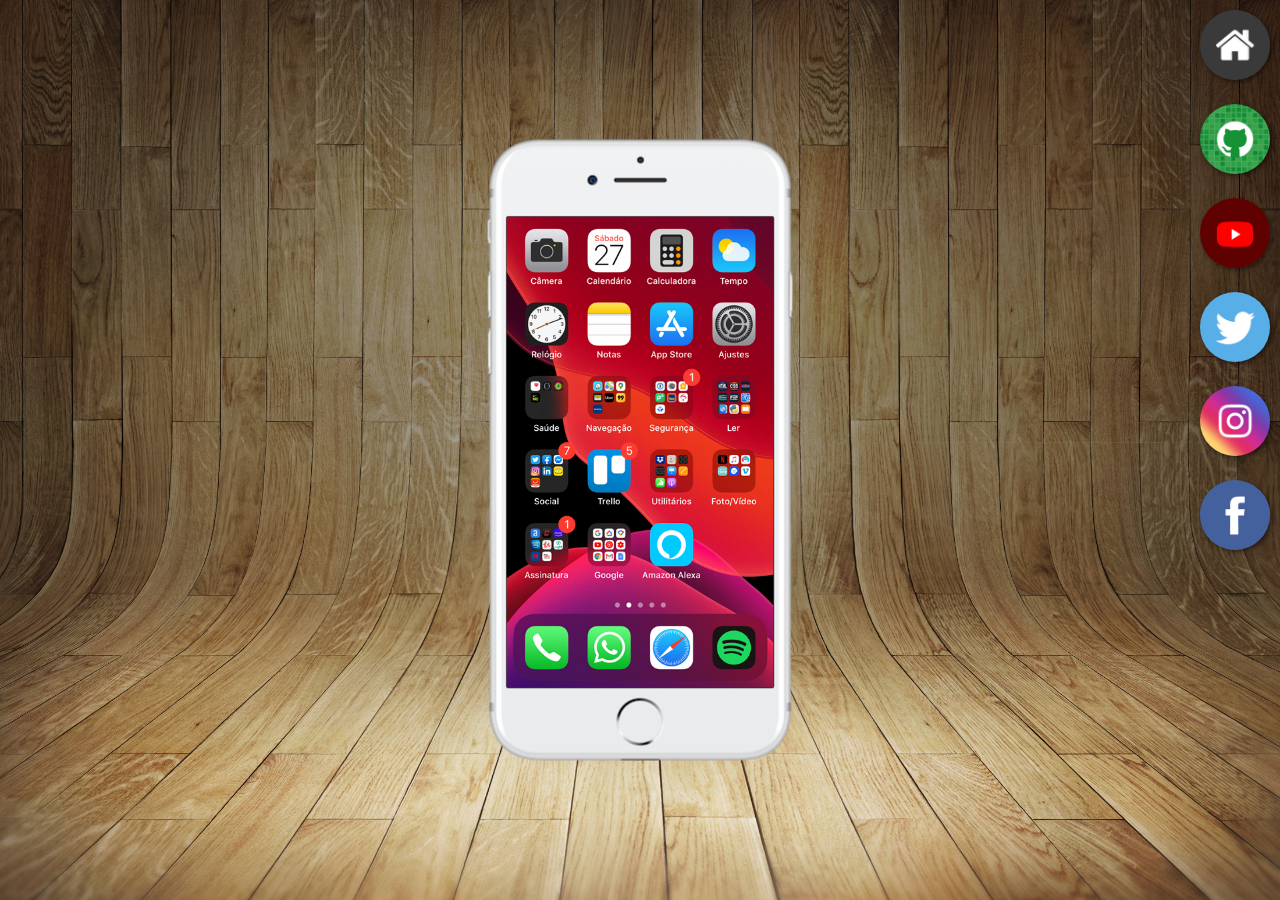
<file: index.html>
<!DOCTYPE html>
<html lang="pt-br">
<head>
    <meta charset="UTF-8">
    <meta name="viewport" content="width=device-width, initial-scale=1.0">
    <title>Projeto Redes Sociais</title>
    <link rel="stylesheet" href="estilos/style.css">
    <link rel="shortcut icon" href="favicon.ico" type="image/x-icon">
</head>
<body>
    <main>
        <section id="telefone">
            <iframe id="tela" name="tela" src="paginas/home.html" frameborder="0"></iframe>
        </section>
        <section id="redes-sociais">
            <a href="paginas/home.html" target="tela"><img src="imagens/logo-home.jpg" alt=""></a> <br>
            <a href="paginas/github.html" target="tela"><img src="imagens/logo-github.jpg" alt=""></a> <br>
            <a href="paginas/youtube.html" target="tela"><img src="imagens/logo-youtube.jpg" alt=""></a> <br>
            <a href="paginas/twitter.html" target="tela"><img src="imagens/logo-twitter.jpg" alt=""></a> <br>
            <a href="paginas/instagram.html" target="tela"><img src="imagens/logo-instagram.jpg" alt=""></a> <br>
            <a href="paginas/facebook.html" target="tela"><img src="imagens/logo-facebook.jpg" alt=""></a> <br>
        </section>
    </main>
</body>
</html>
</file>
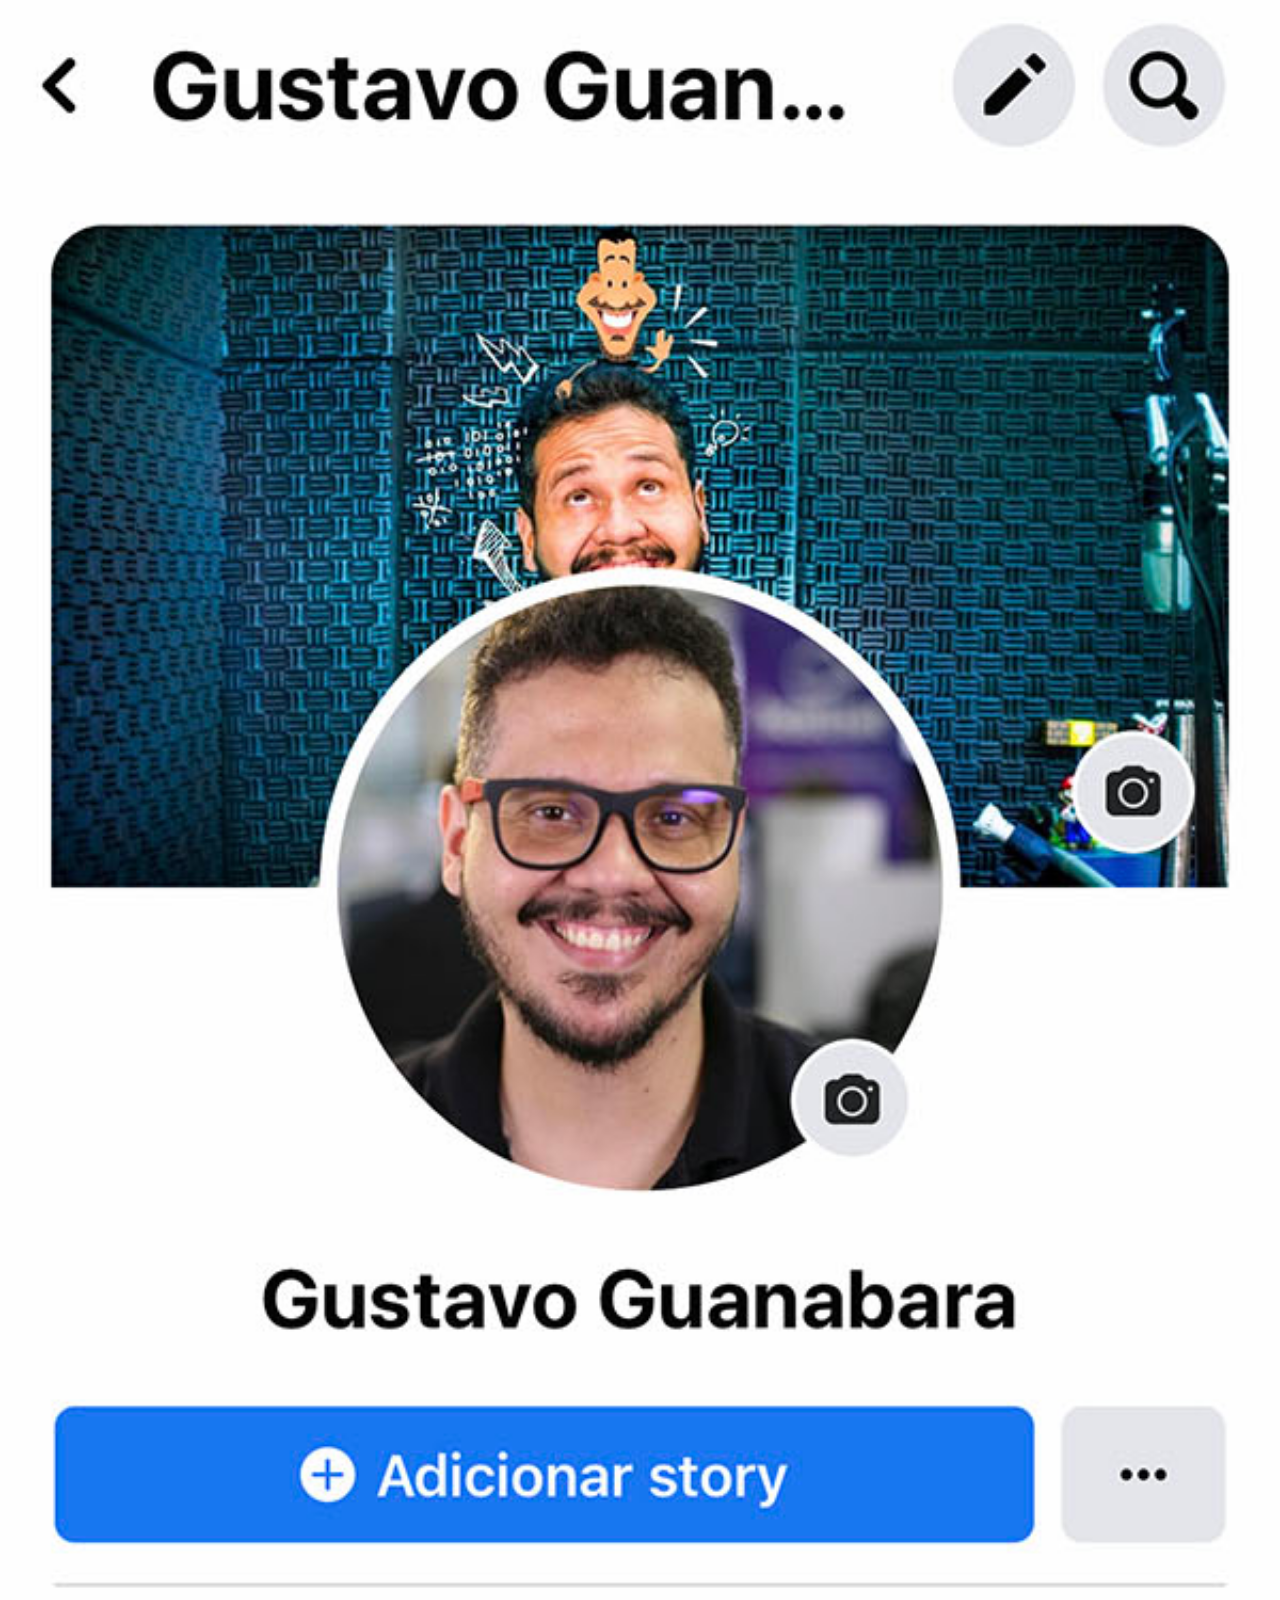
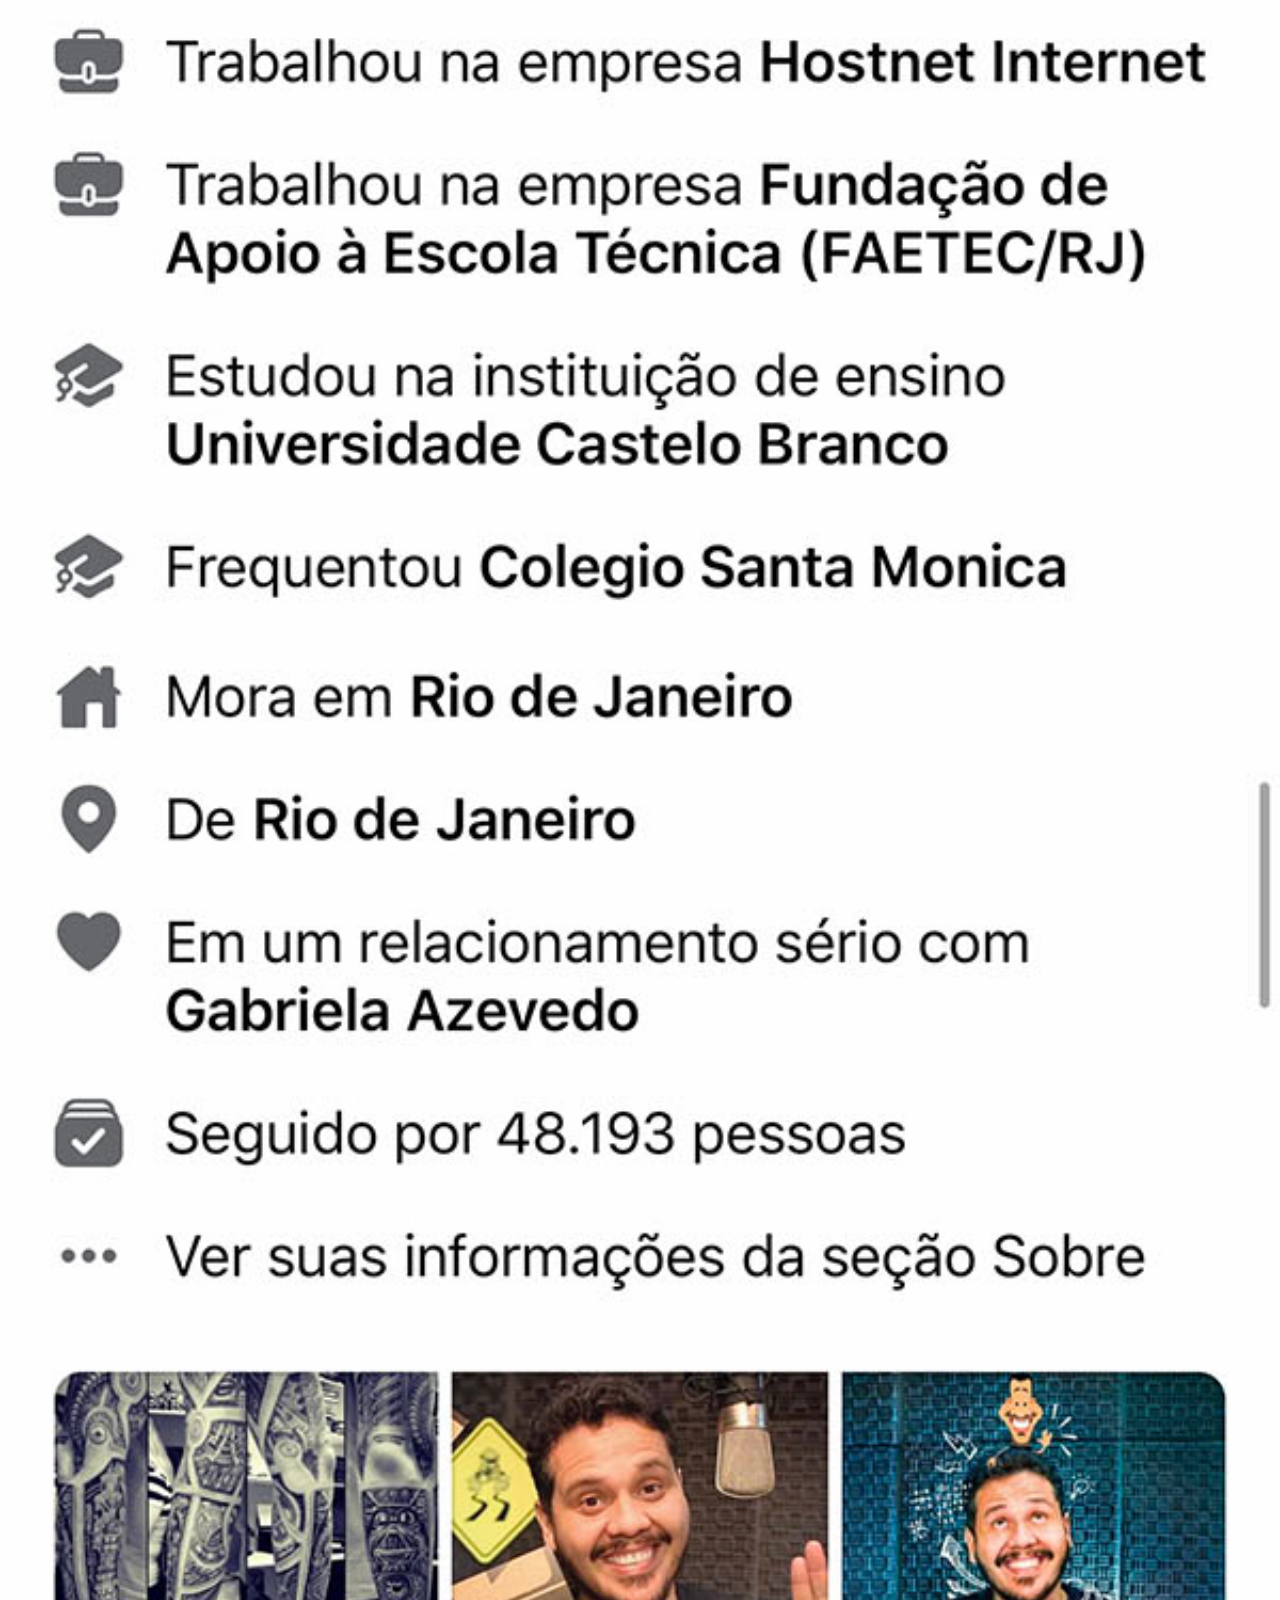
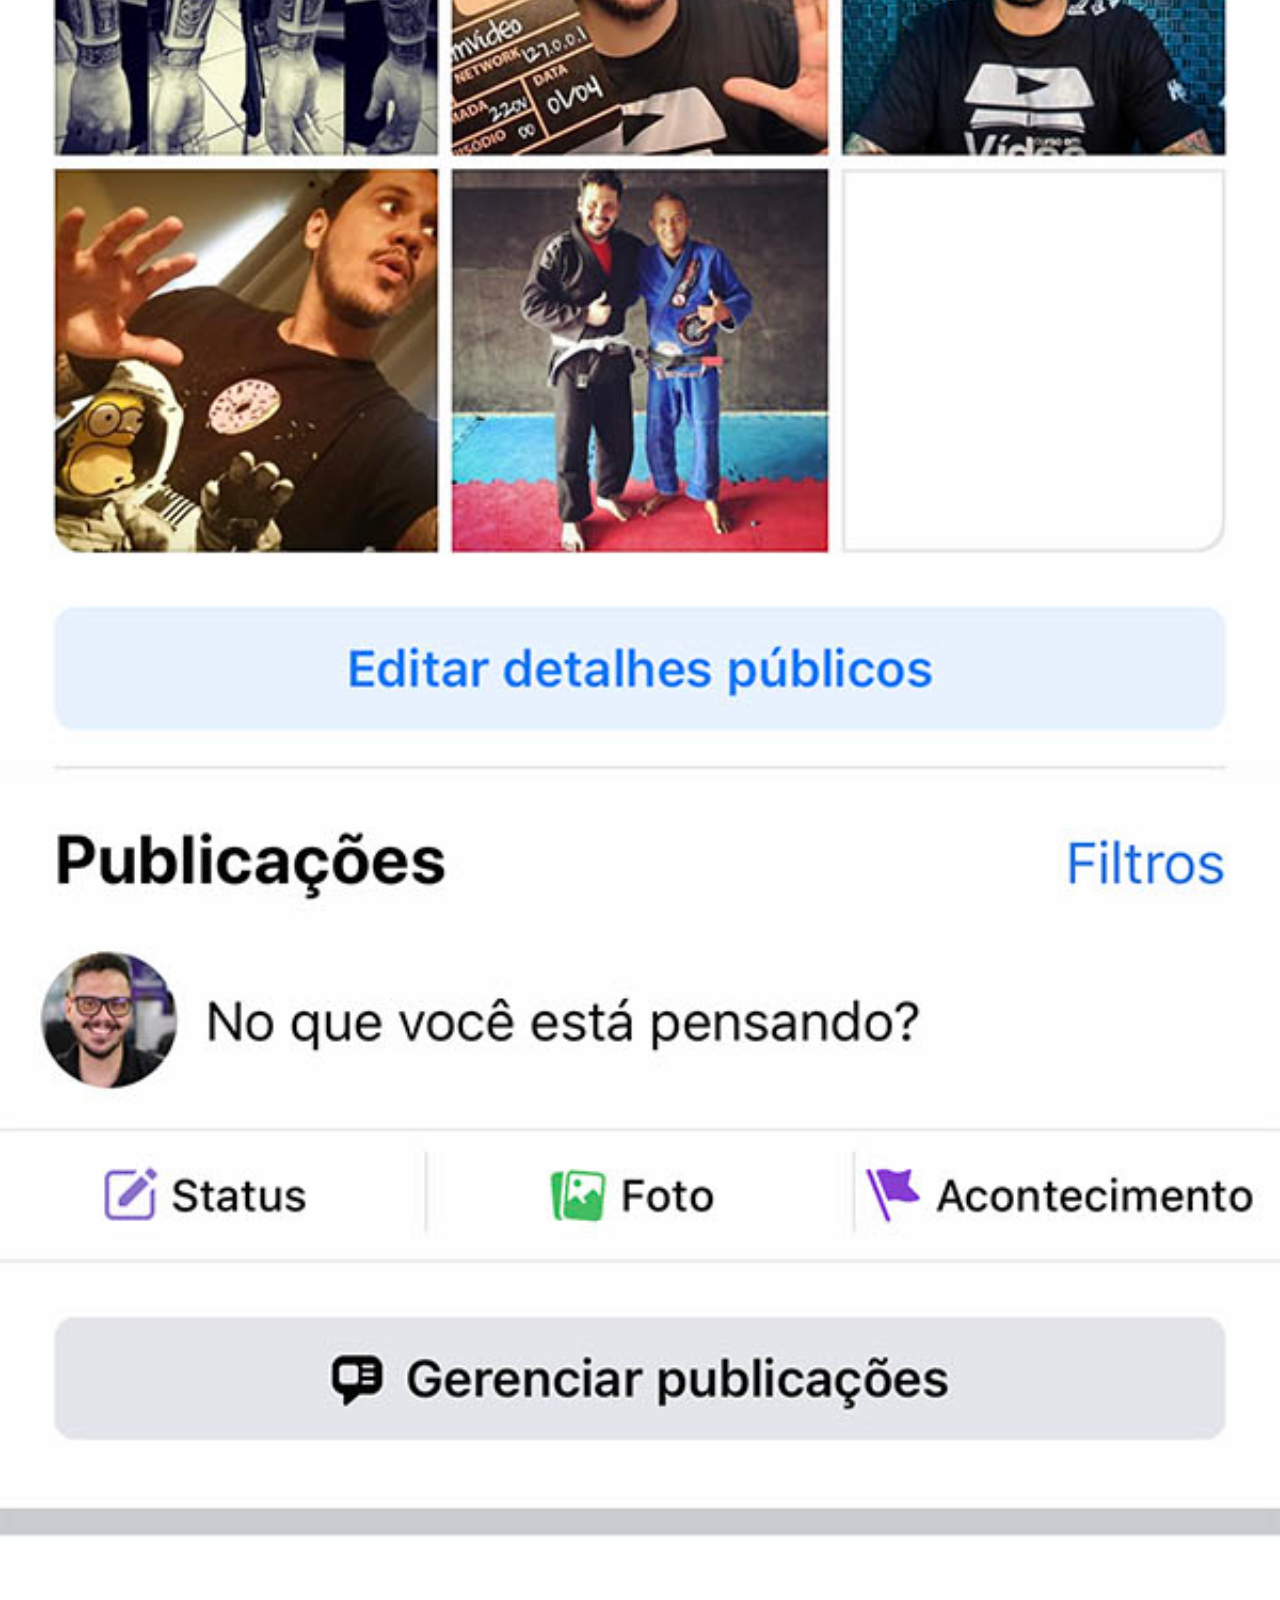
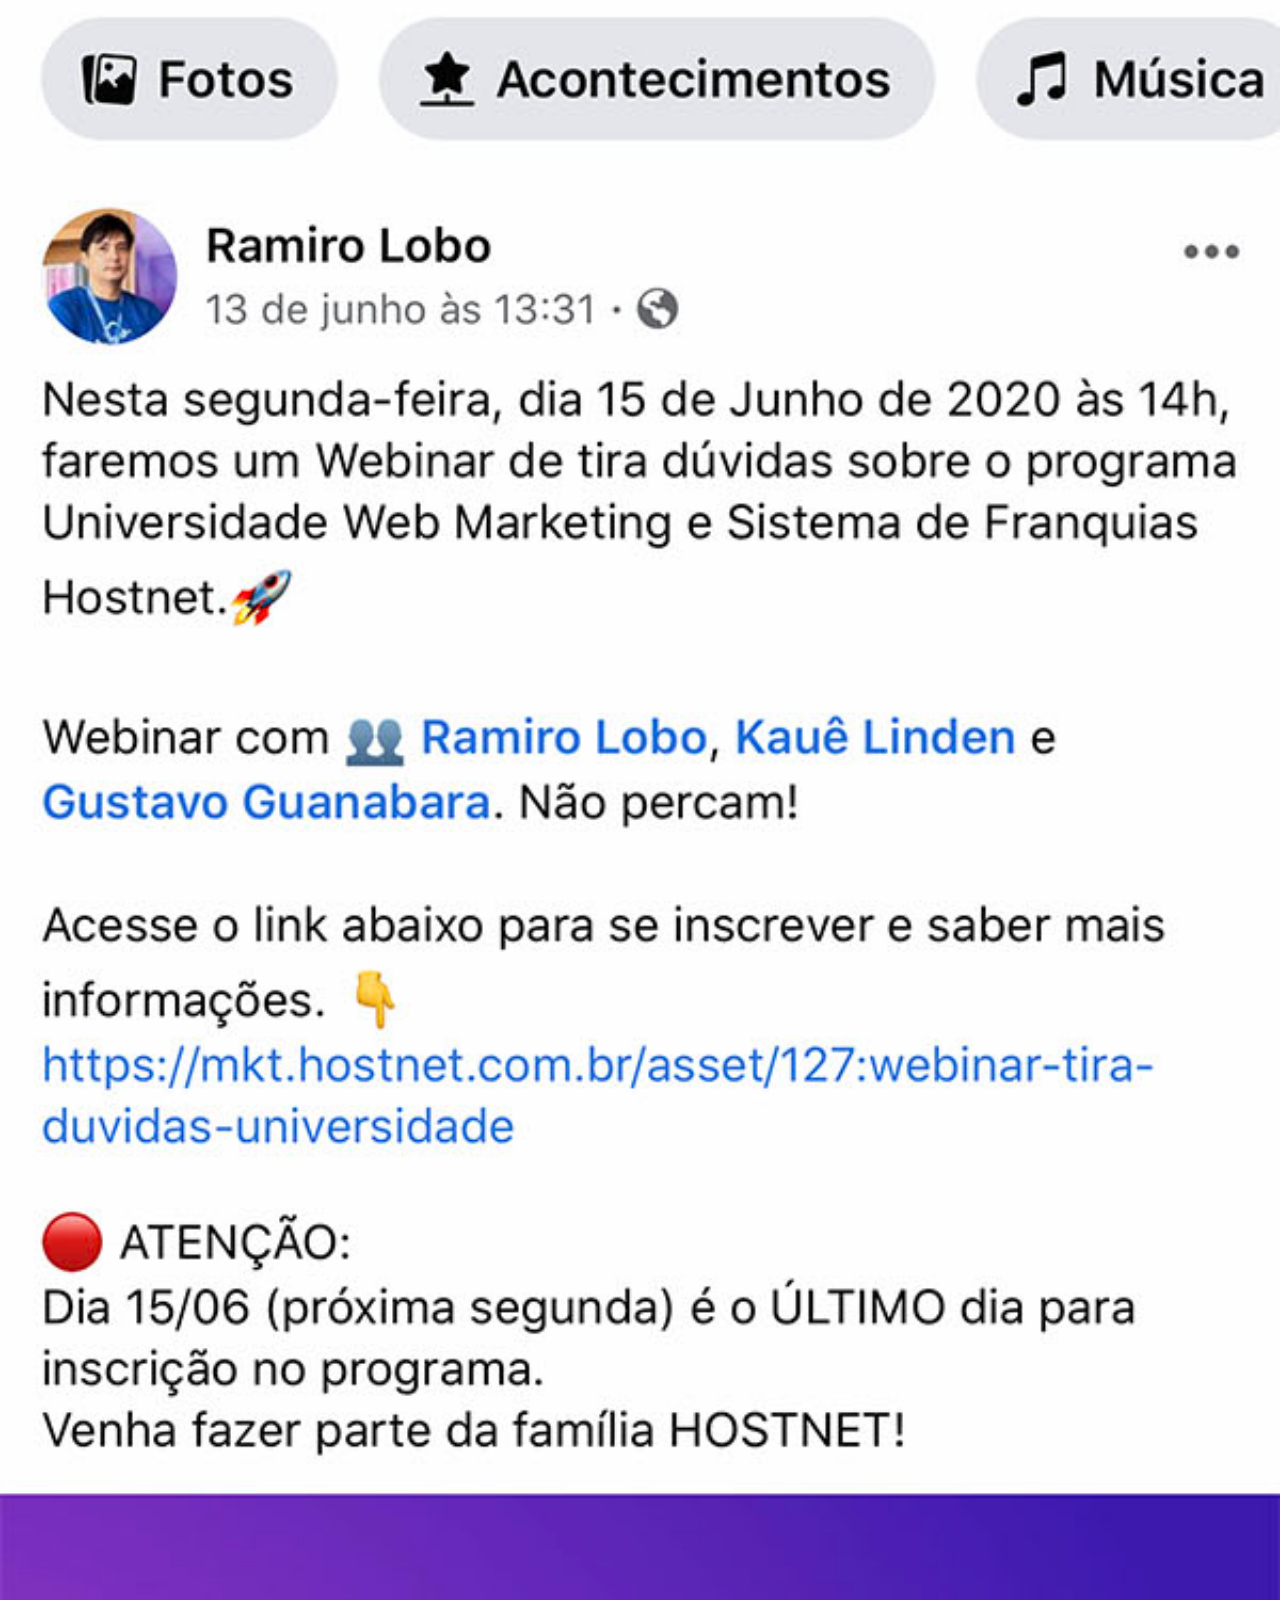
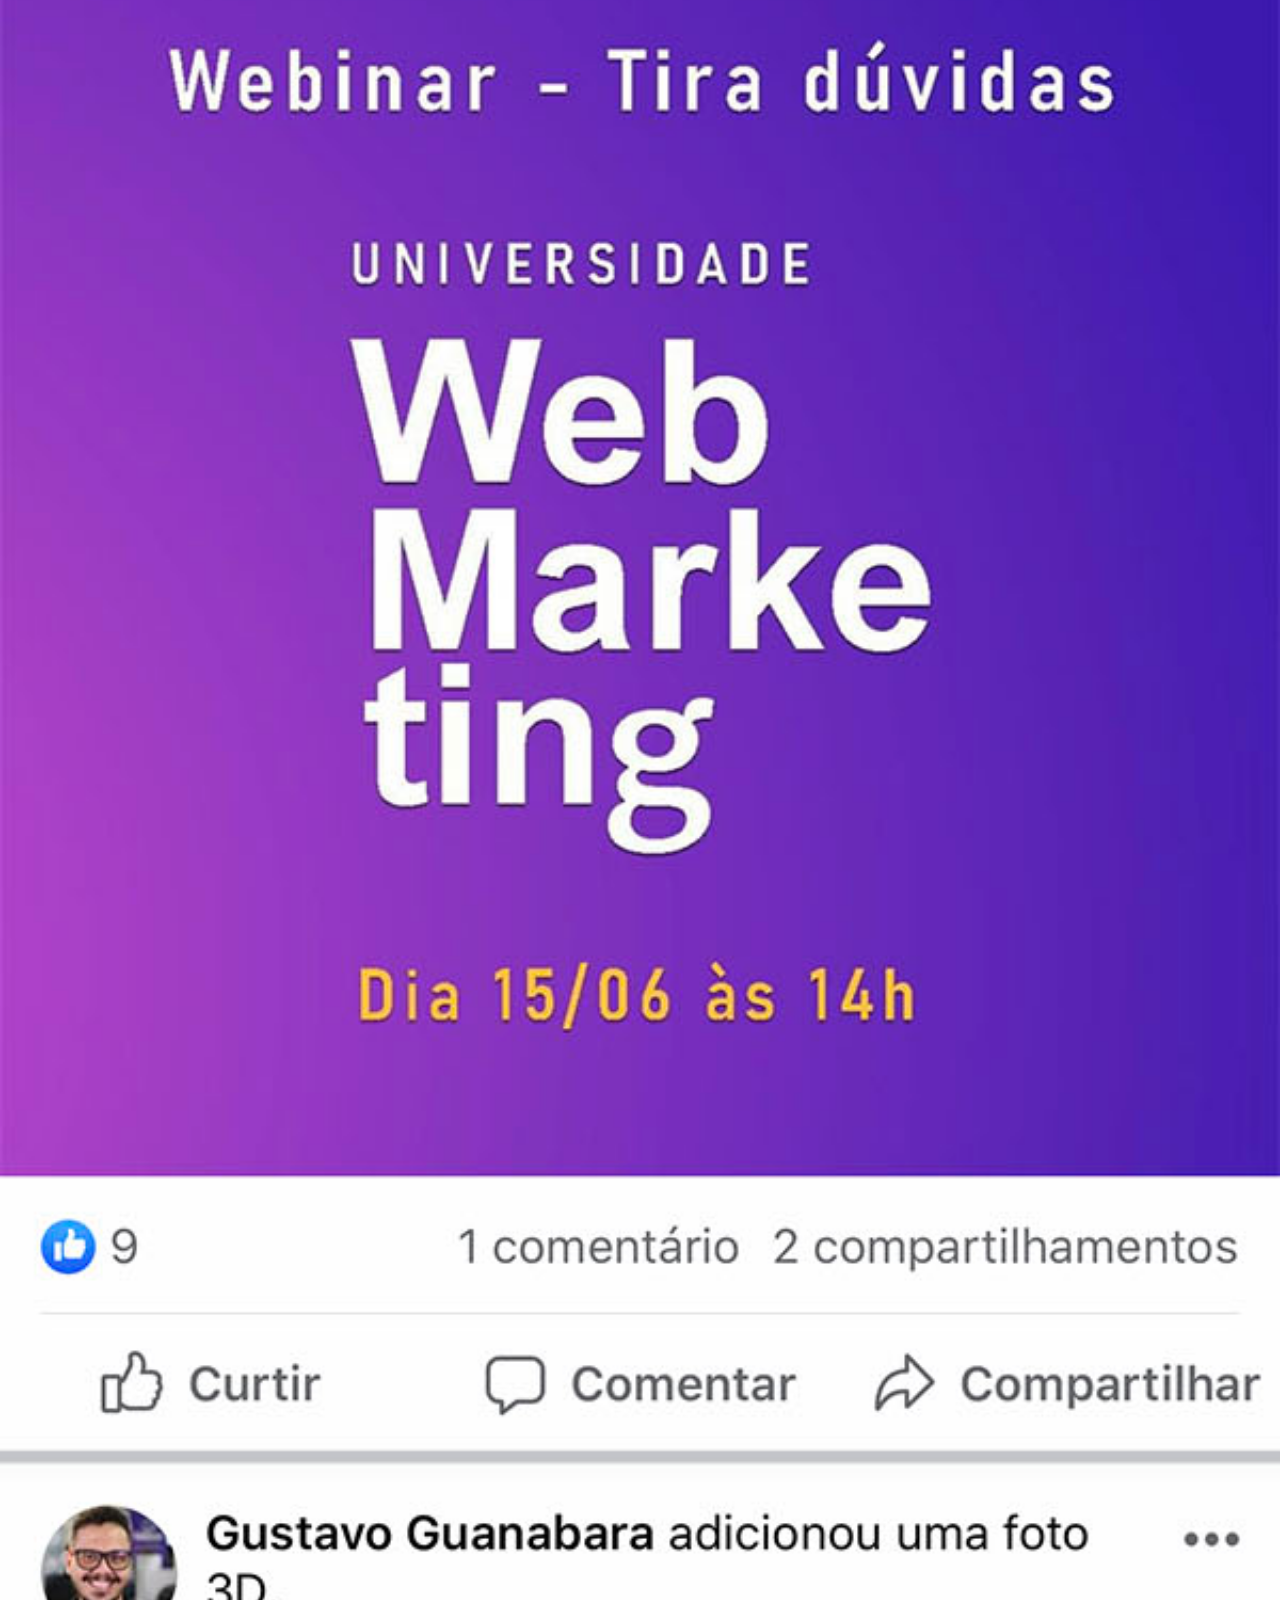
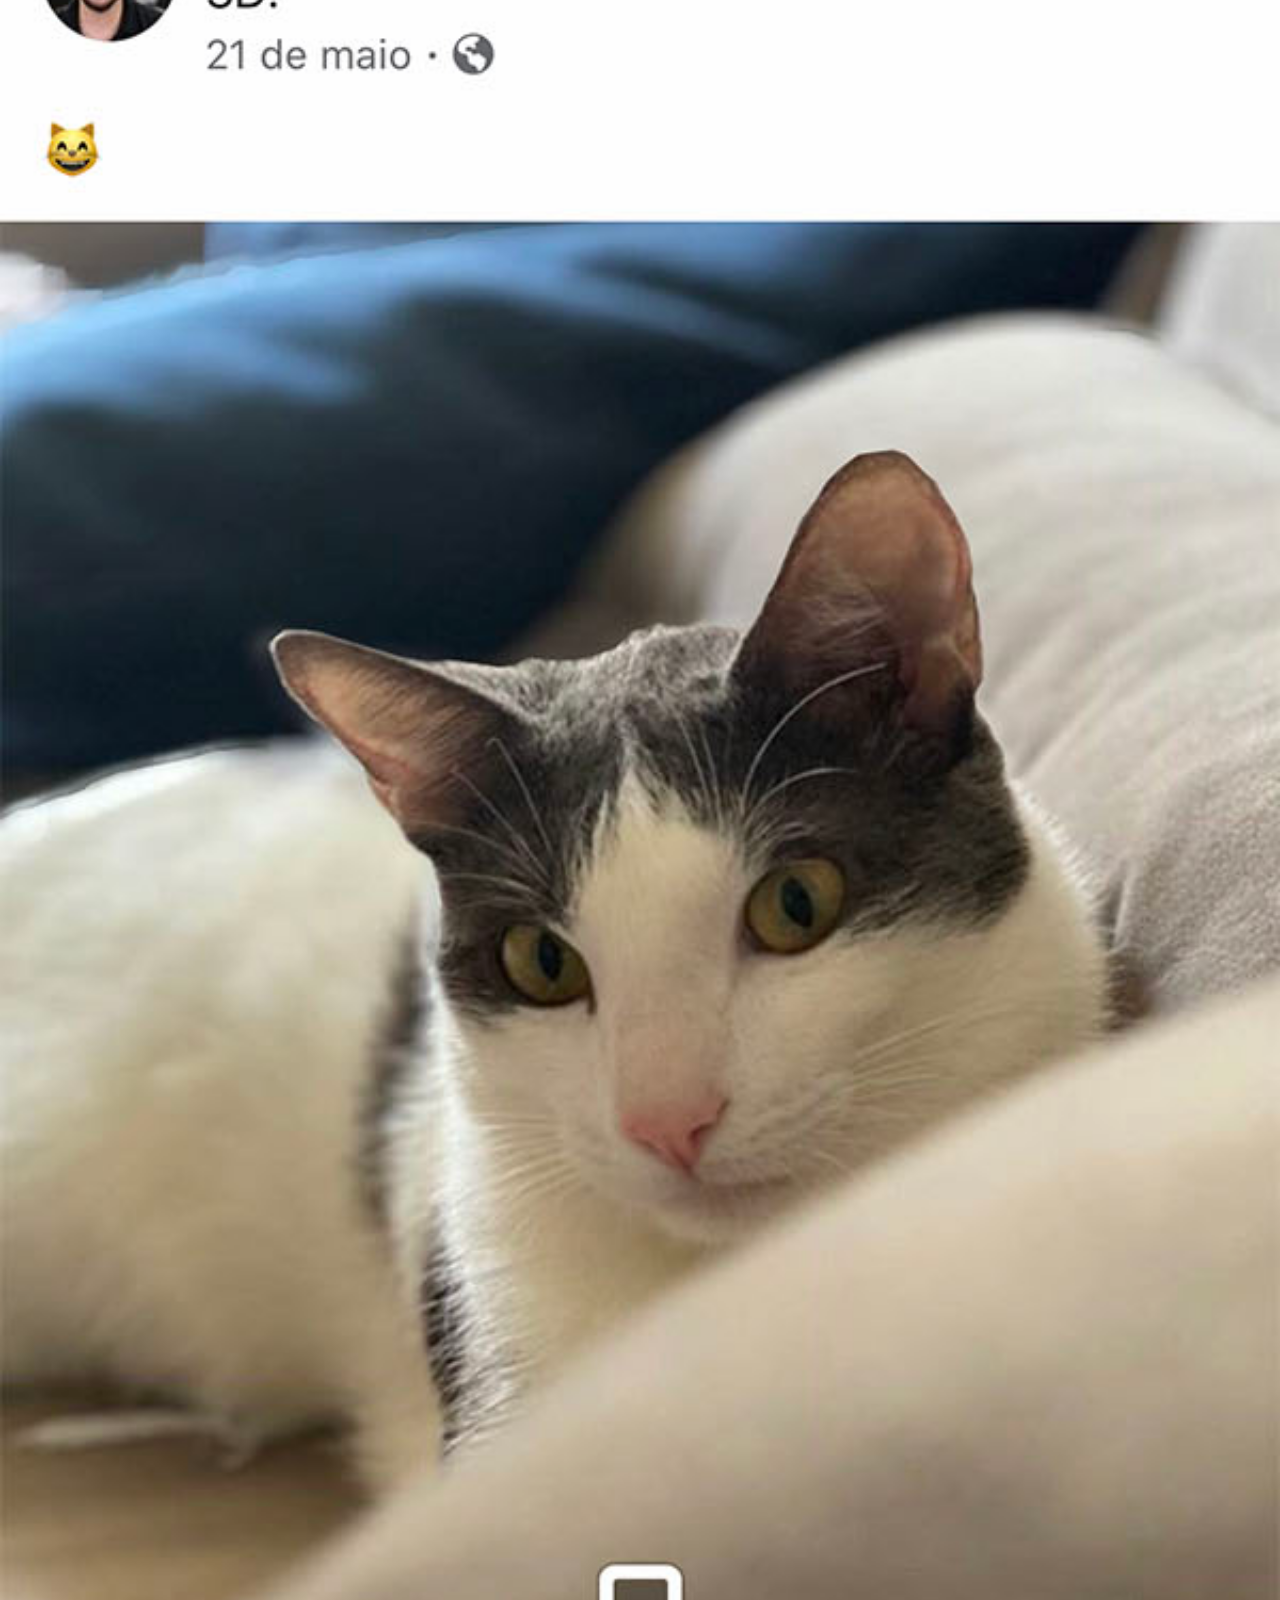
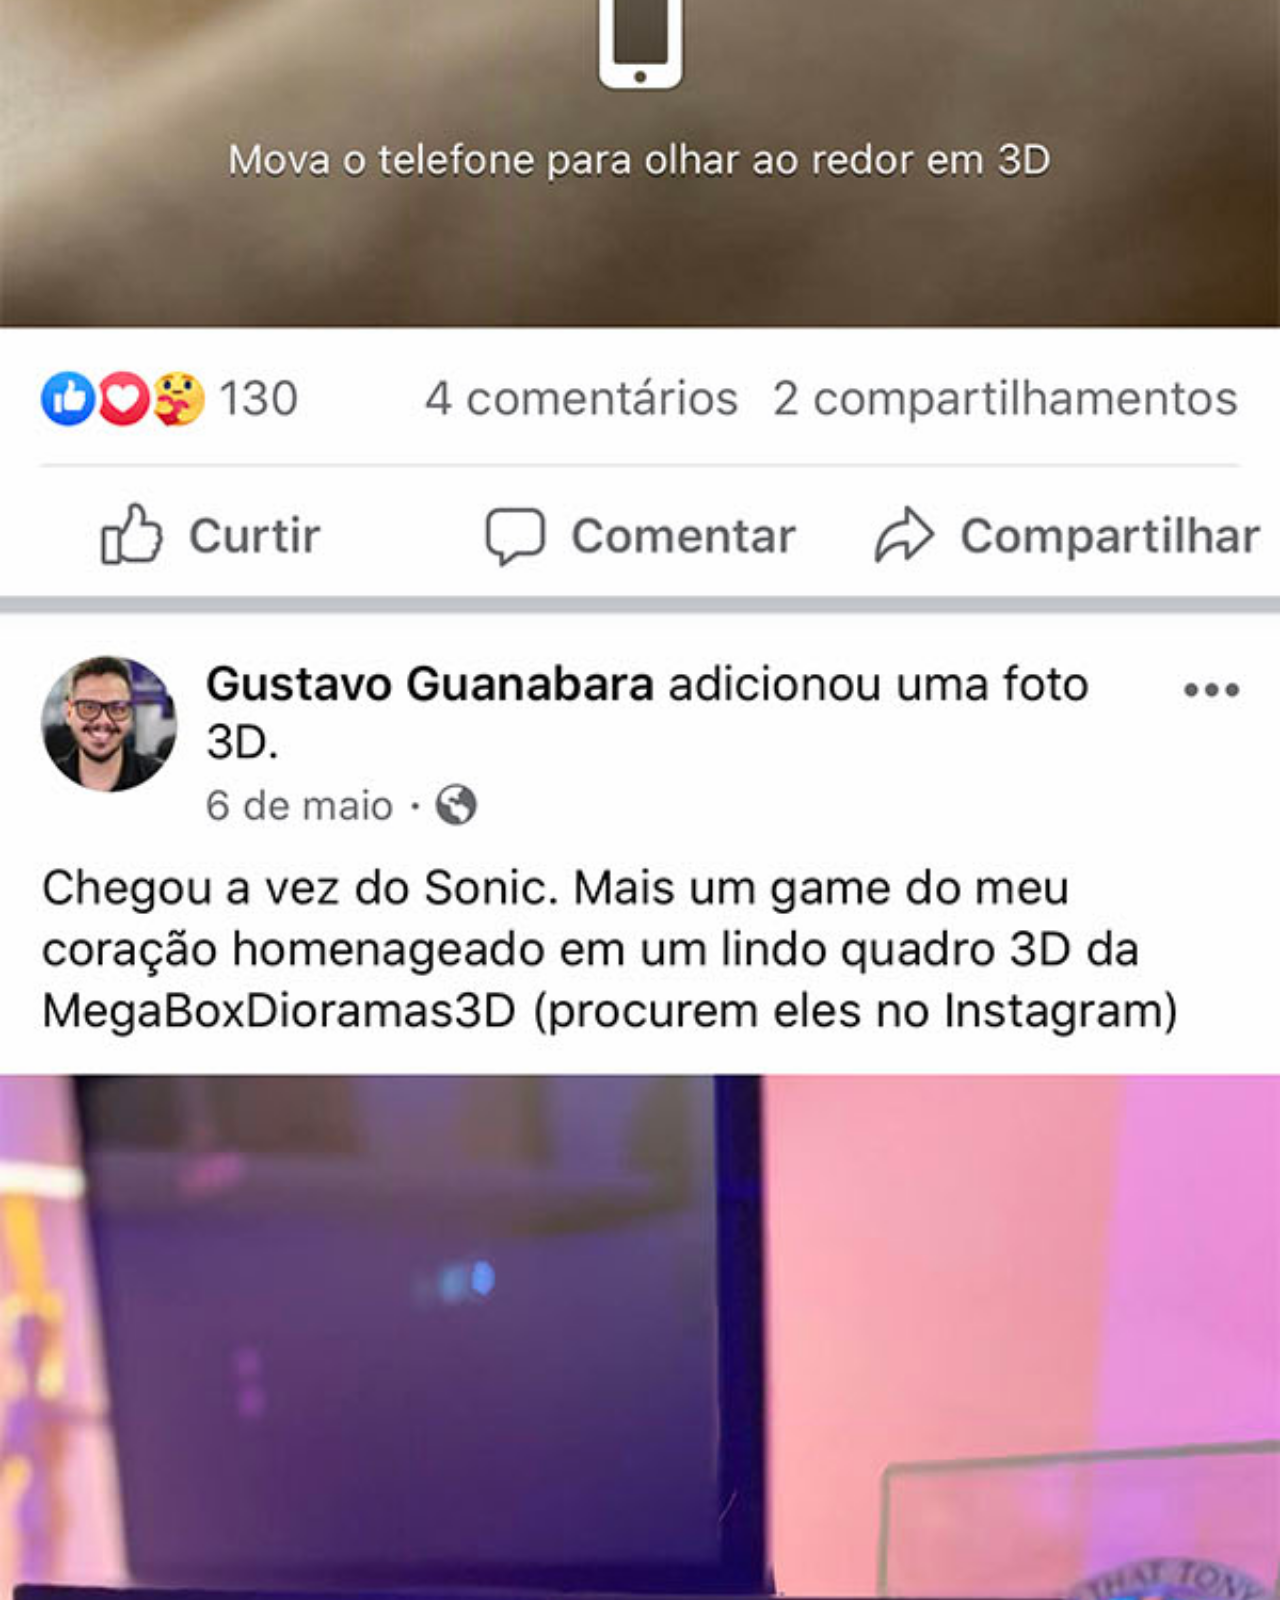
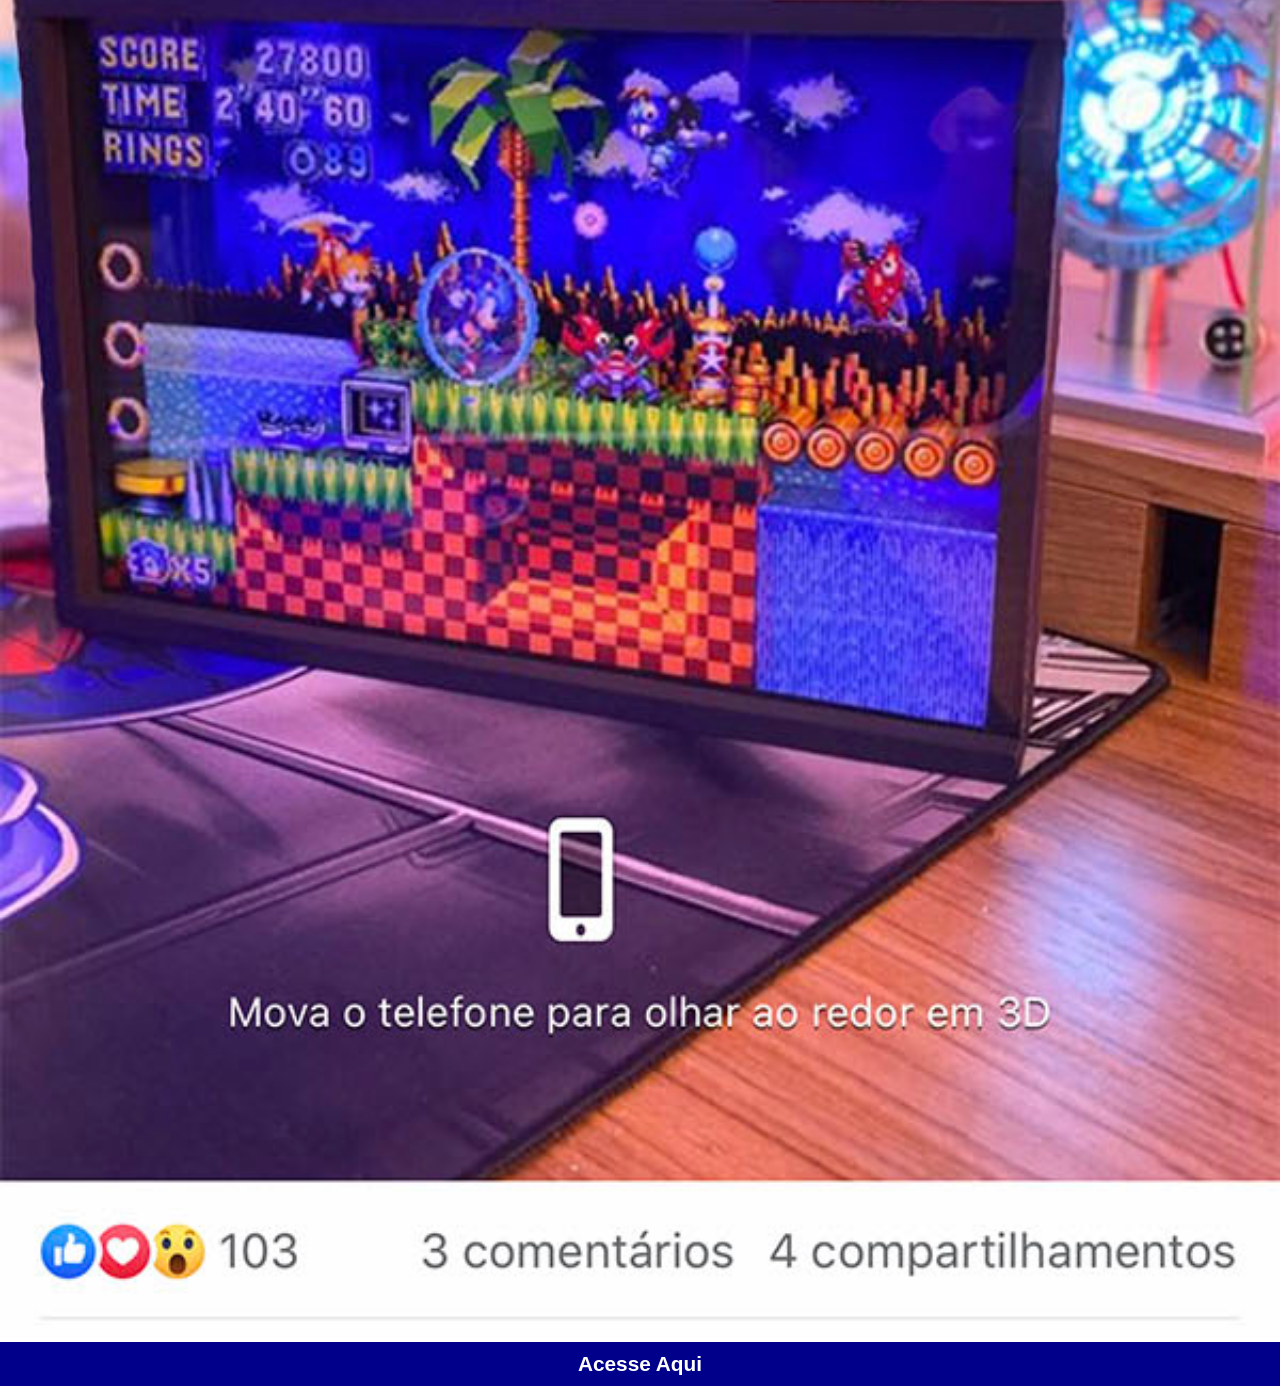
<file: paginas/facebook.html>
<!DOCTYPE html>
<html lang="pt-br">
<head>
    <meta charset="UTF-8">
    <meta name="viewport" content="width=device-width, initial-scale=1.0">
    <title>Facebook</title>
    <style>
        * {
            margin: 0;
            padding: 0;
            font-family: Verdana, Geneva, Tahoma, sans-serif;
        }
        ::-webkit-scrollbar {
            width: 0;
            height: 0;
        }
        img {
            width: 100vw;
            
        }
        a {
            display: block;
            background-color: darkblue;
            color: white;
            text-align: center;
            text-decoration: none;
            font-weight: bold;
            padding: 10px;
            font-size: 1.3em;
        }
        a:hover {
            background-color: blue;
        }
    </style>
</head>
<body>
    <img src="../imagens/tela-facebook.jpg" alt="">
    <a target="_blank" href="https://www.facebook.com/gustavoguanabara/?locale=pt_BR">Acesse Aqui</a>
</body>
</html>
</file>
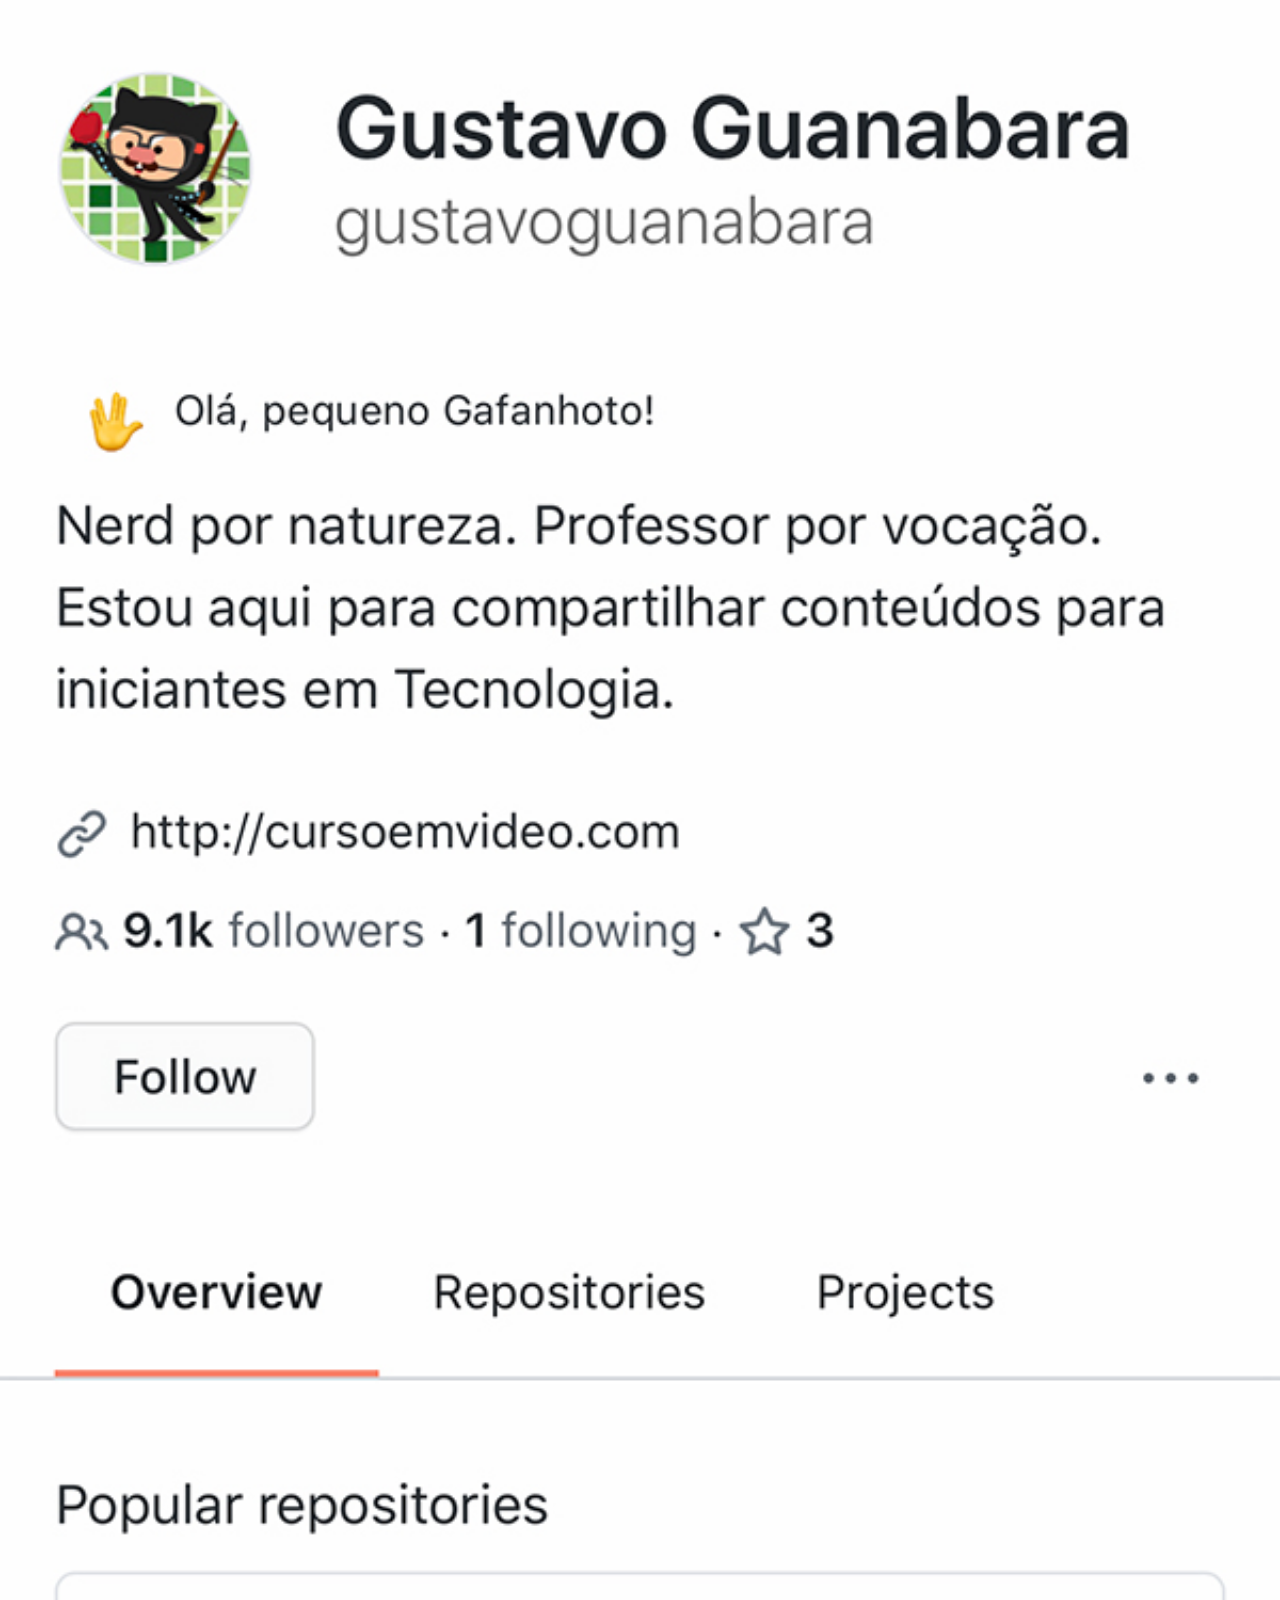
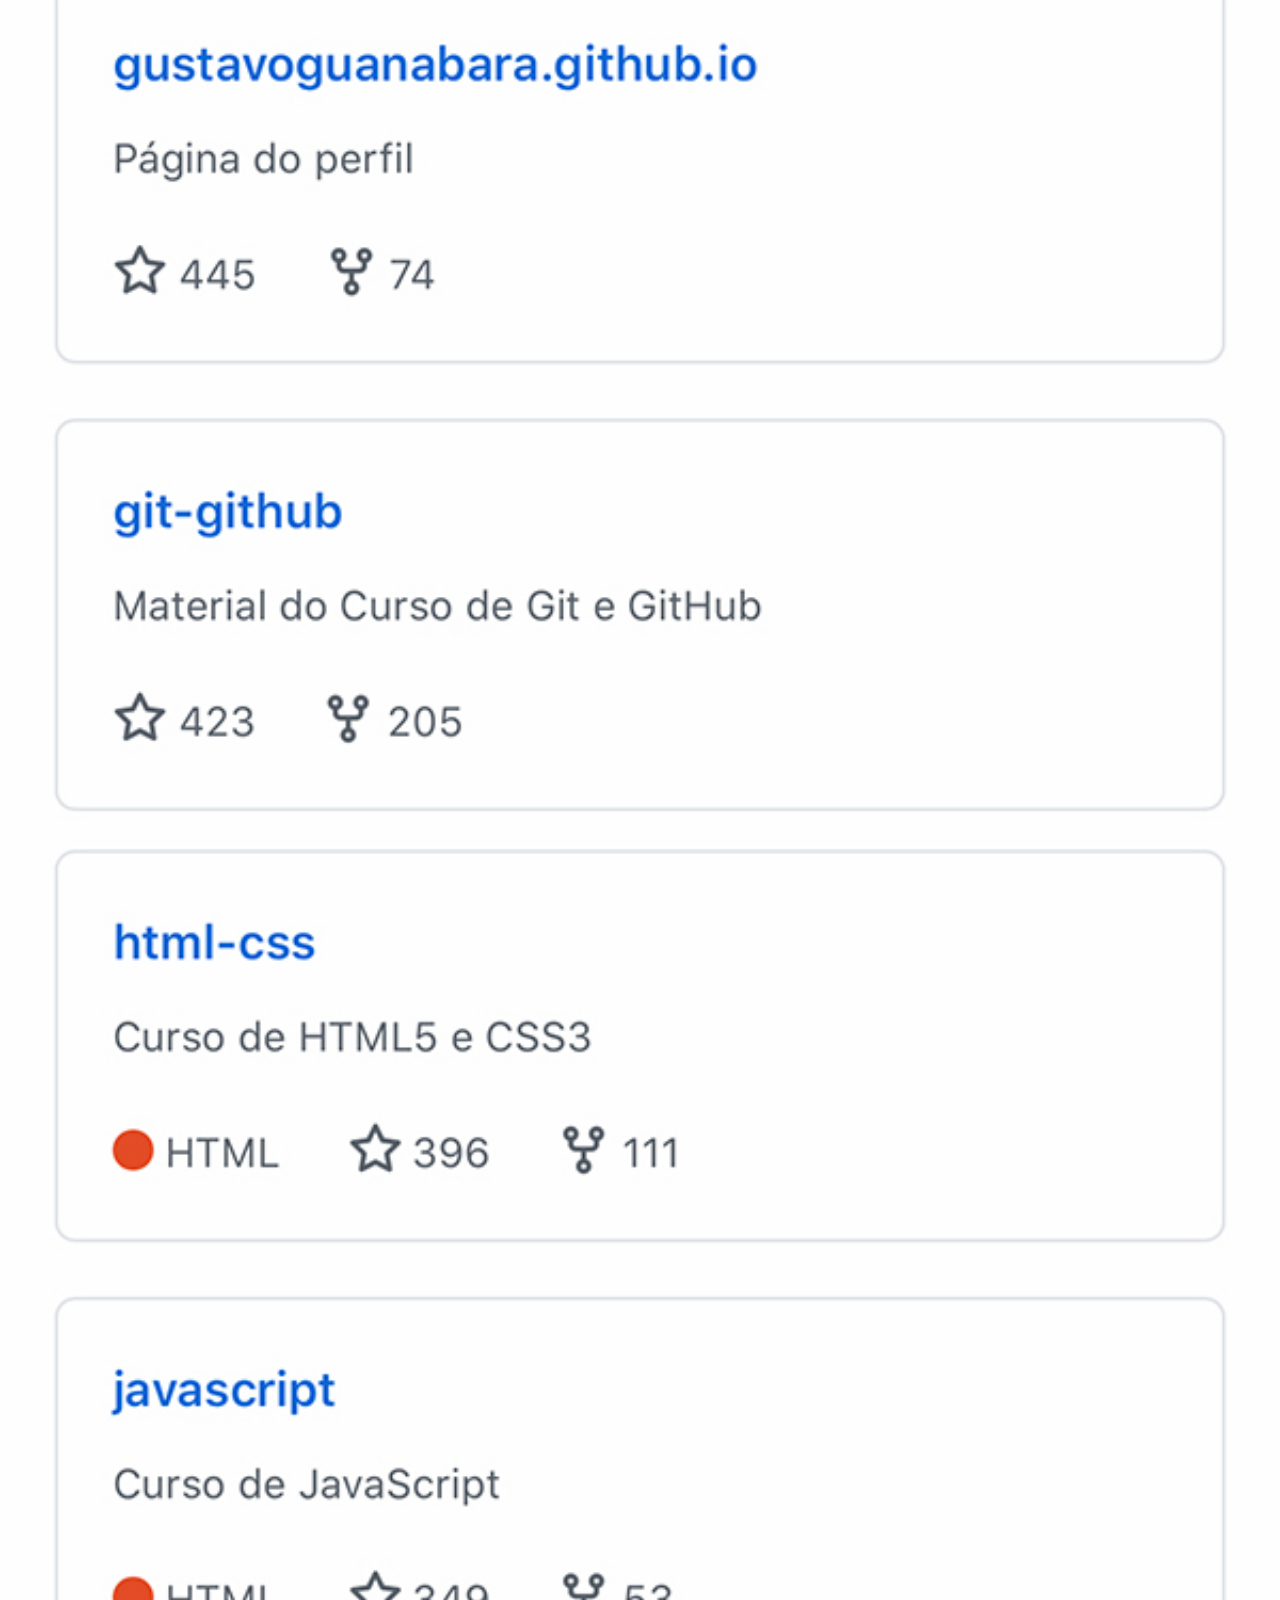
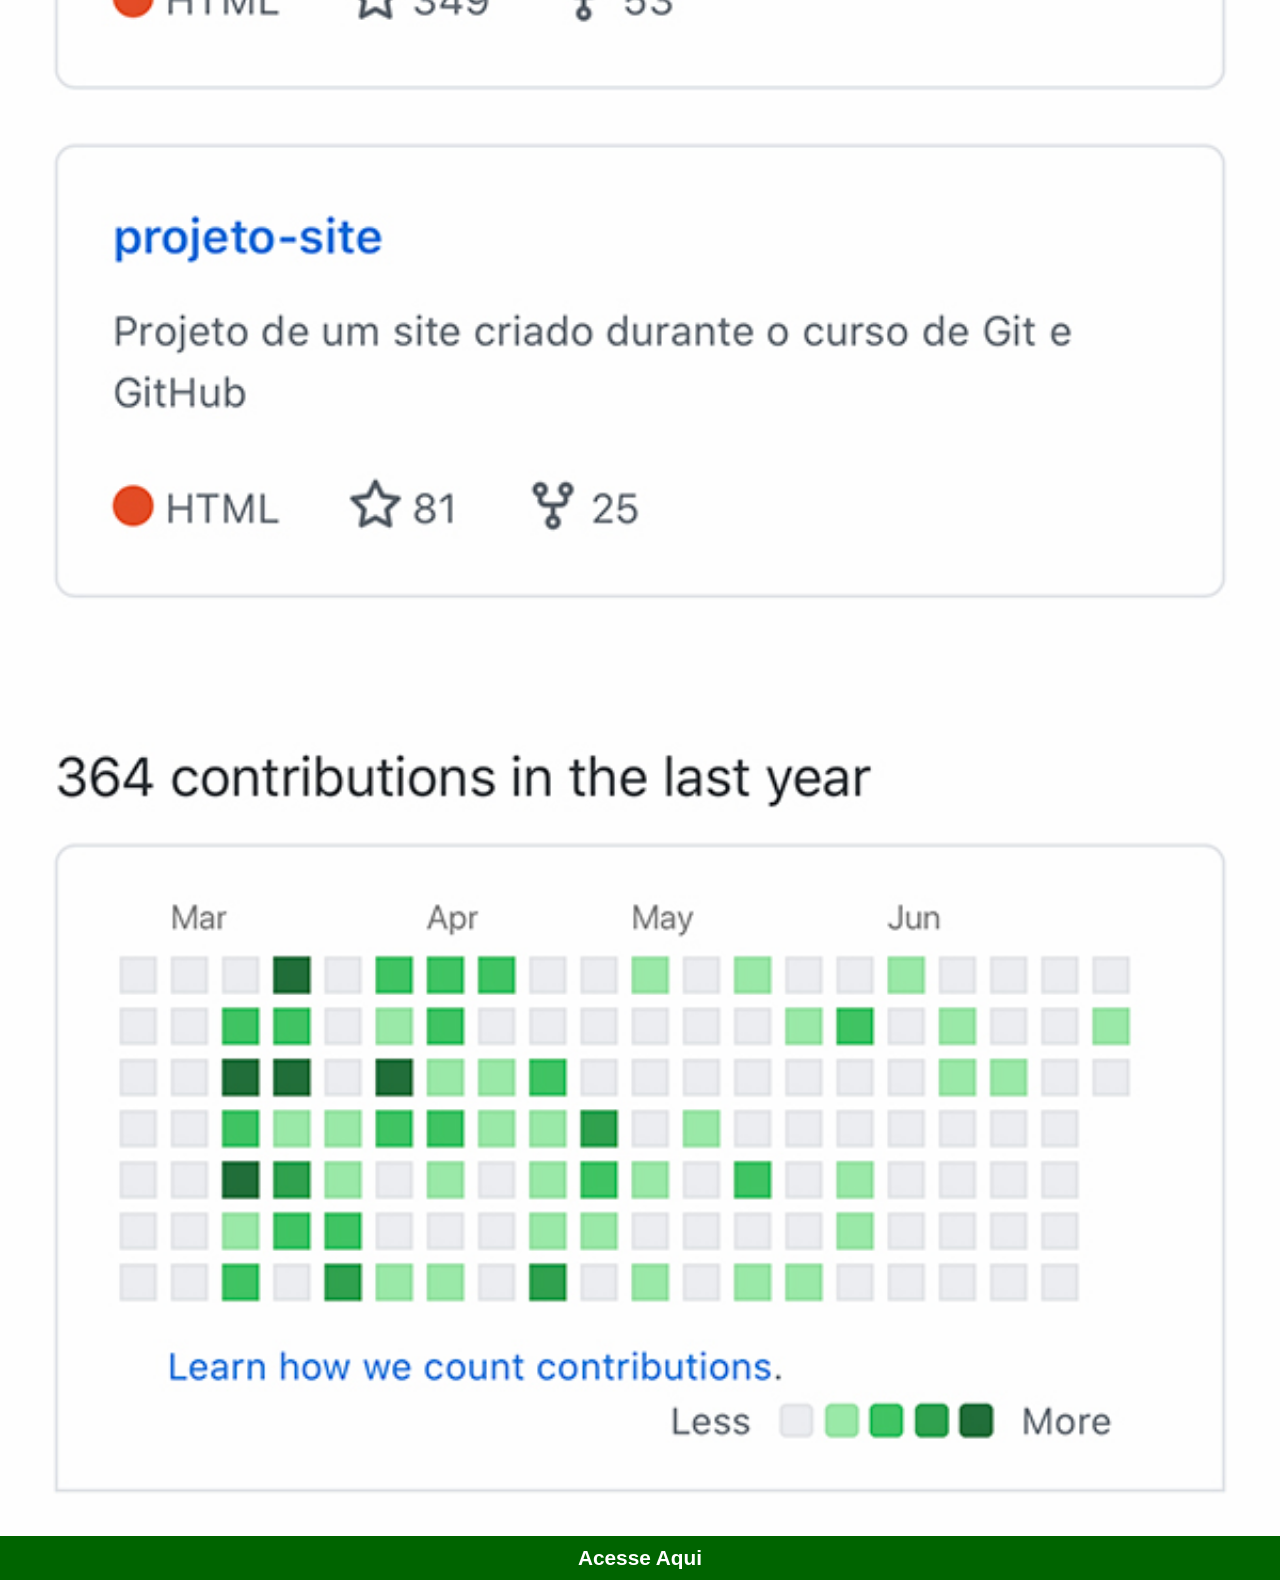
<file: paginas/github.html>
<!DOCTYPE html>
<html lang="pt-br">
<head>
    <meta charset="UTF-8">
    <meta name="viewport" content="width=device-width, initial-scale=1.0">
    <title>Github</title>
    <style>
        * {
            margin: 0;
            padding: 0;
            font-family: Verdana, Geneva, Tahoma, sans-serif;
        }
        ::-webkit-scrollbar {
            width: 0;
            height: 0;
        }
        img {
            width: 100vw;
            
        }
        a {
            display: block;
            background-color: darkgreen;
            color: white;
            text-align: center;
            text-decoration: none;
            font-weight: bold;
            padding: 10px;
            font-size: 1.3em;
        }
        a:hover {
            background-color: green;
        }
    </style>
</head>
<body>
    <img src="../imagens/tela-github.jpg" alt="Imagem do github">
    <a target="_blank" href="https://gustavoguanabara.github.io">Acesse Aqui</a>
</body>
</html>
</file>
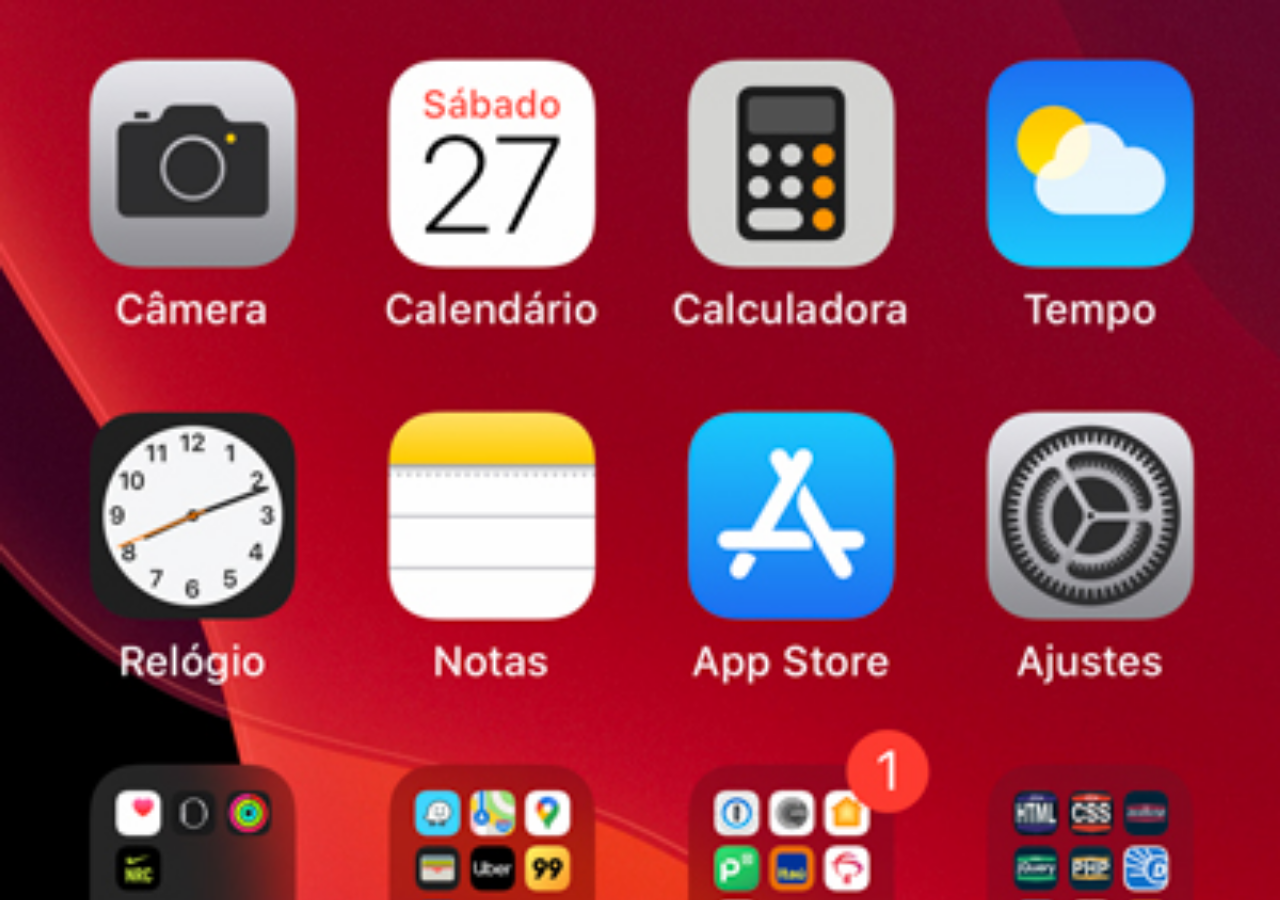
<file: paginas/home.html>
<!DOCTYPE html>
<html lang="pt-br">
<head>
    <meta charset="UTF-8">
    <meta name="viewport" content="width=device-width, initial-scale=1.0">
    <title>Home</title>
    <style>
        * {
            margin: 0;
            padding: 0;
        }
        body {
            width: 100vw;
            height: 100vh;
            background-color: black;
            background-image: url(../imagens/tela-home.jpg);
            background-repeat: no-repeat;
            background-position: top center;
            background-size: cover;
            
        }
    </style>
</head>
<body>

</body>
</html>
</file>
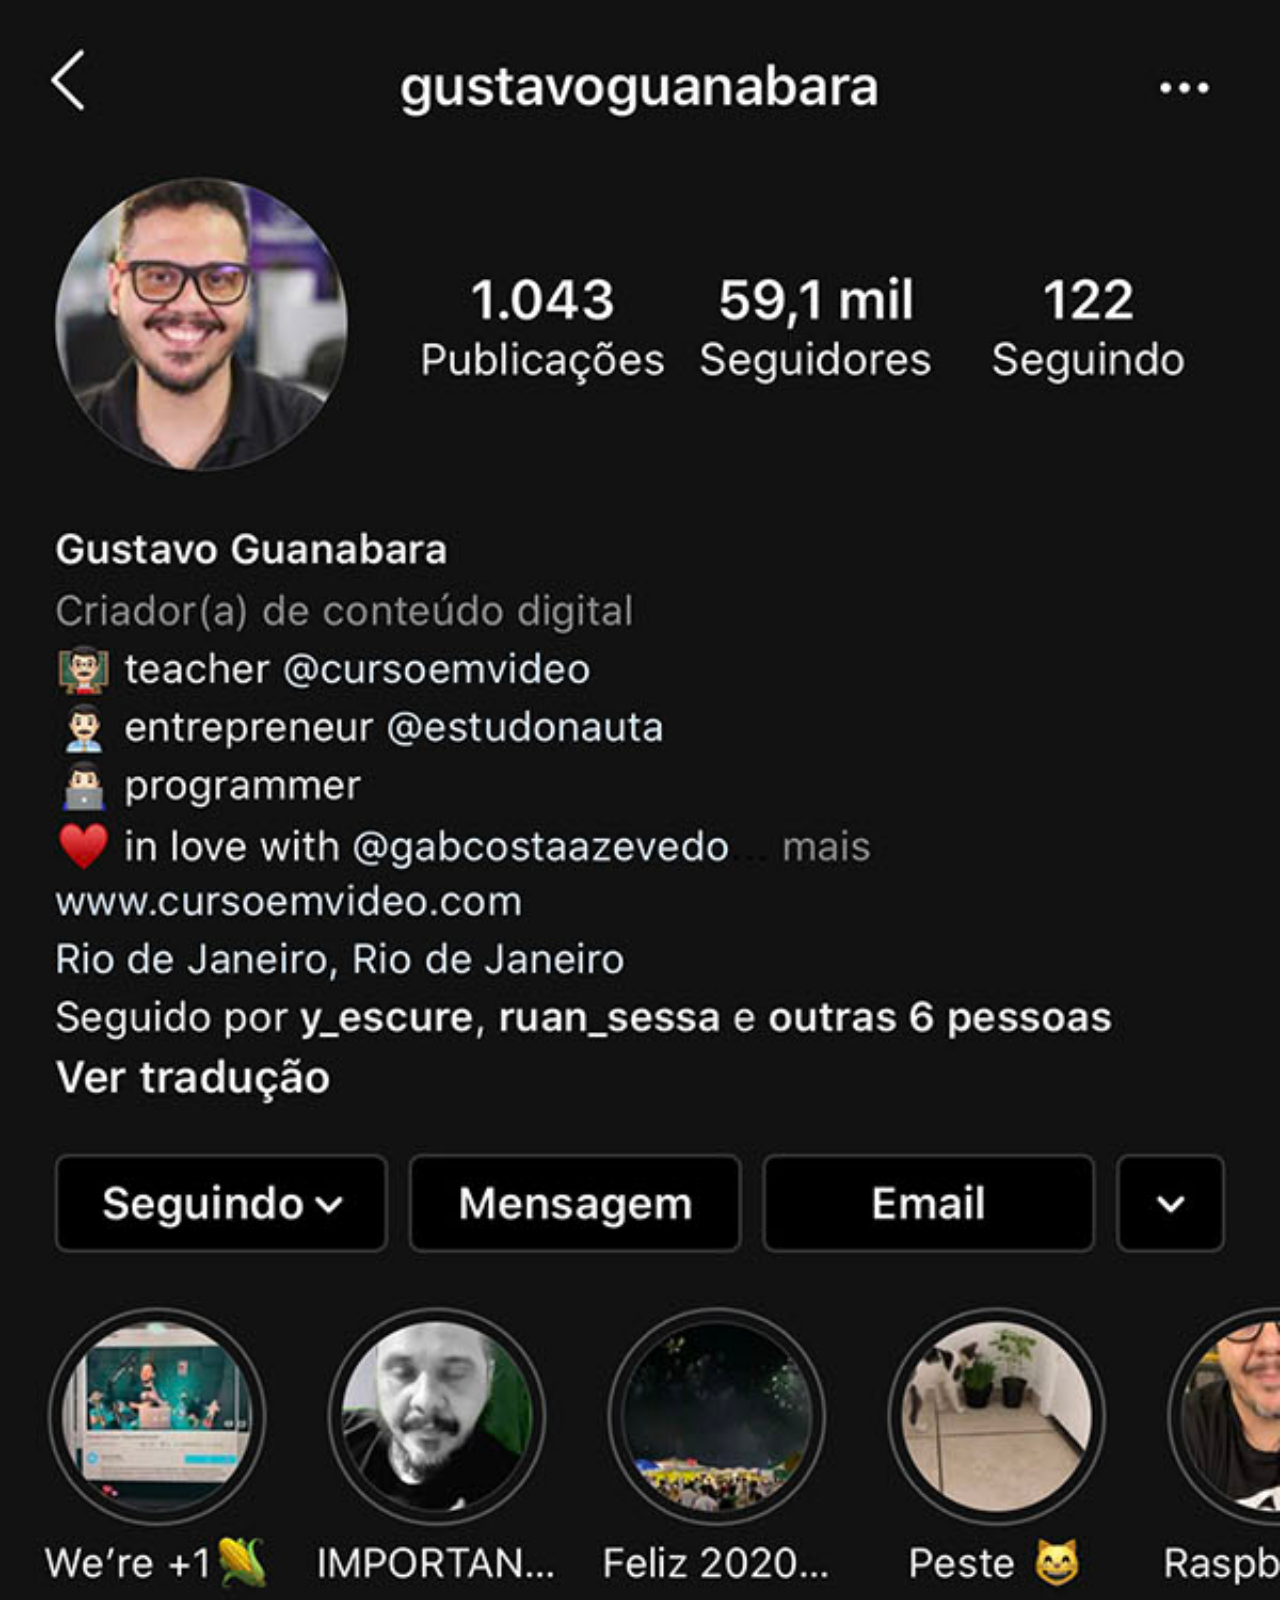
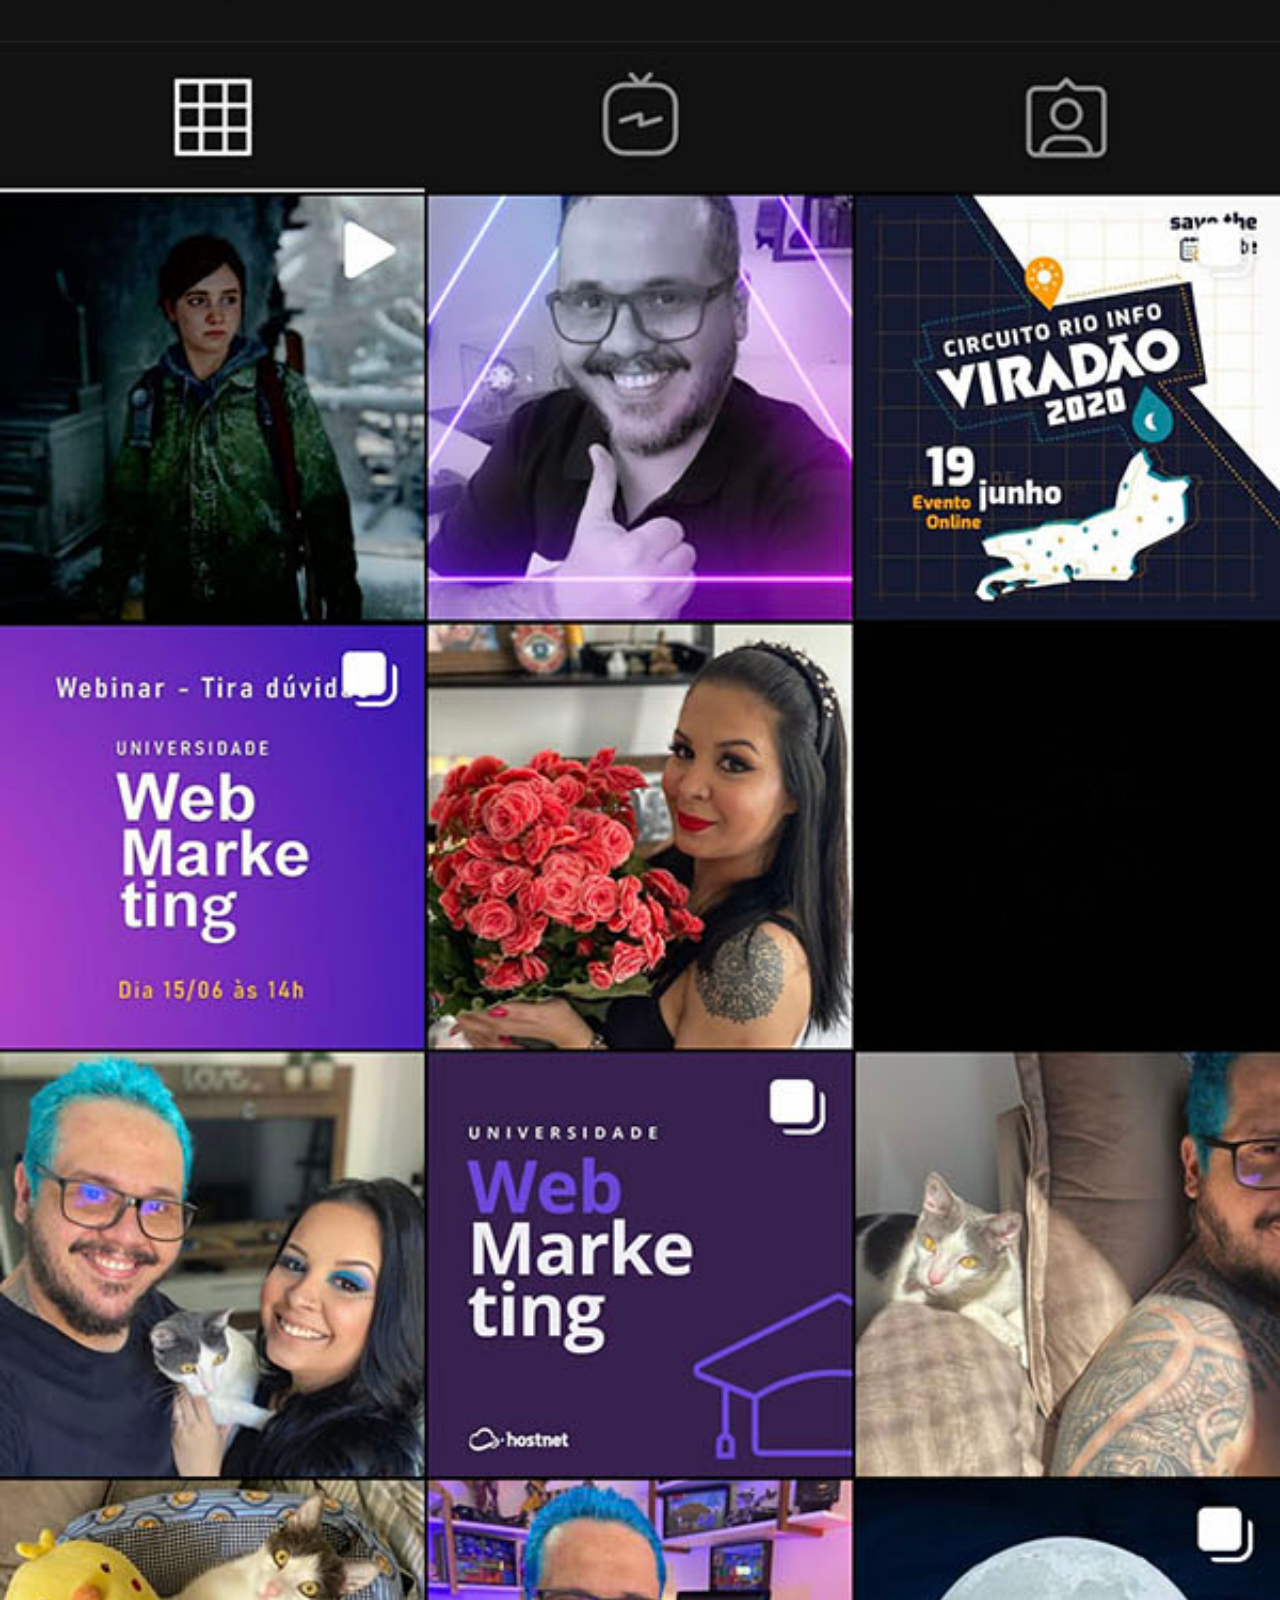
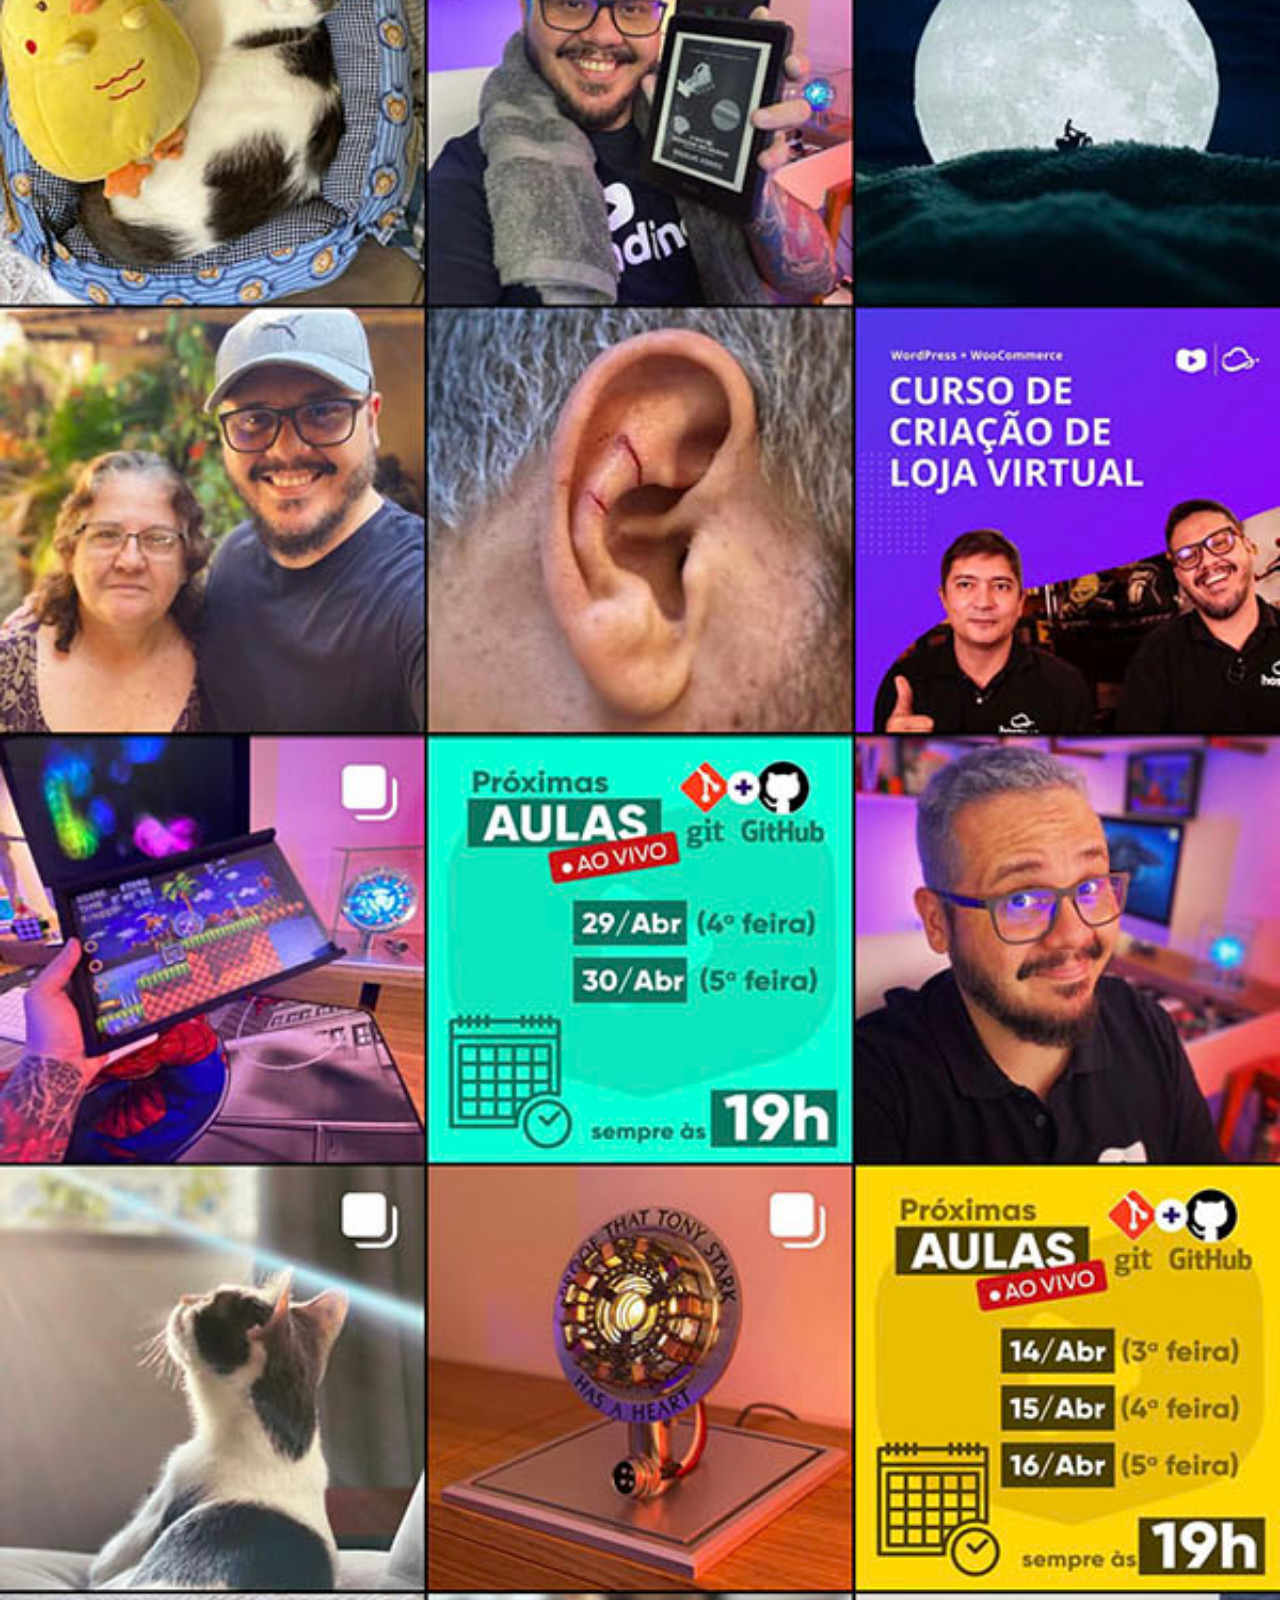
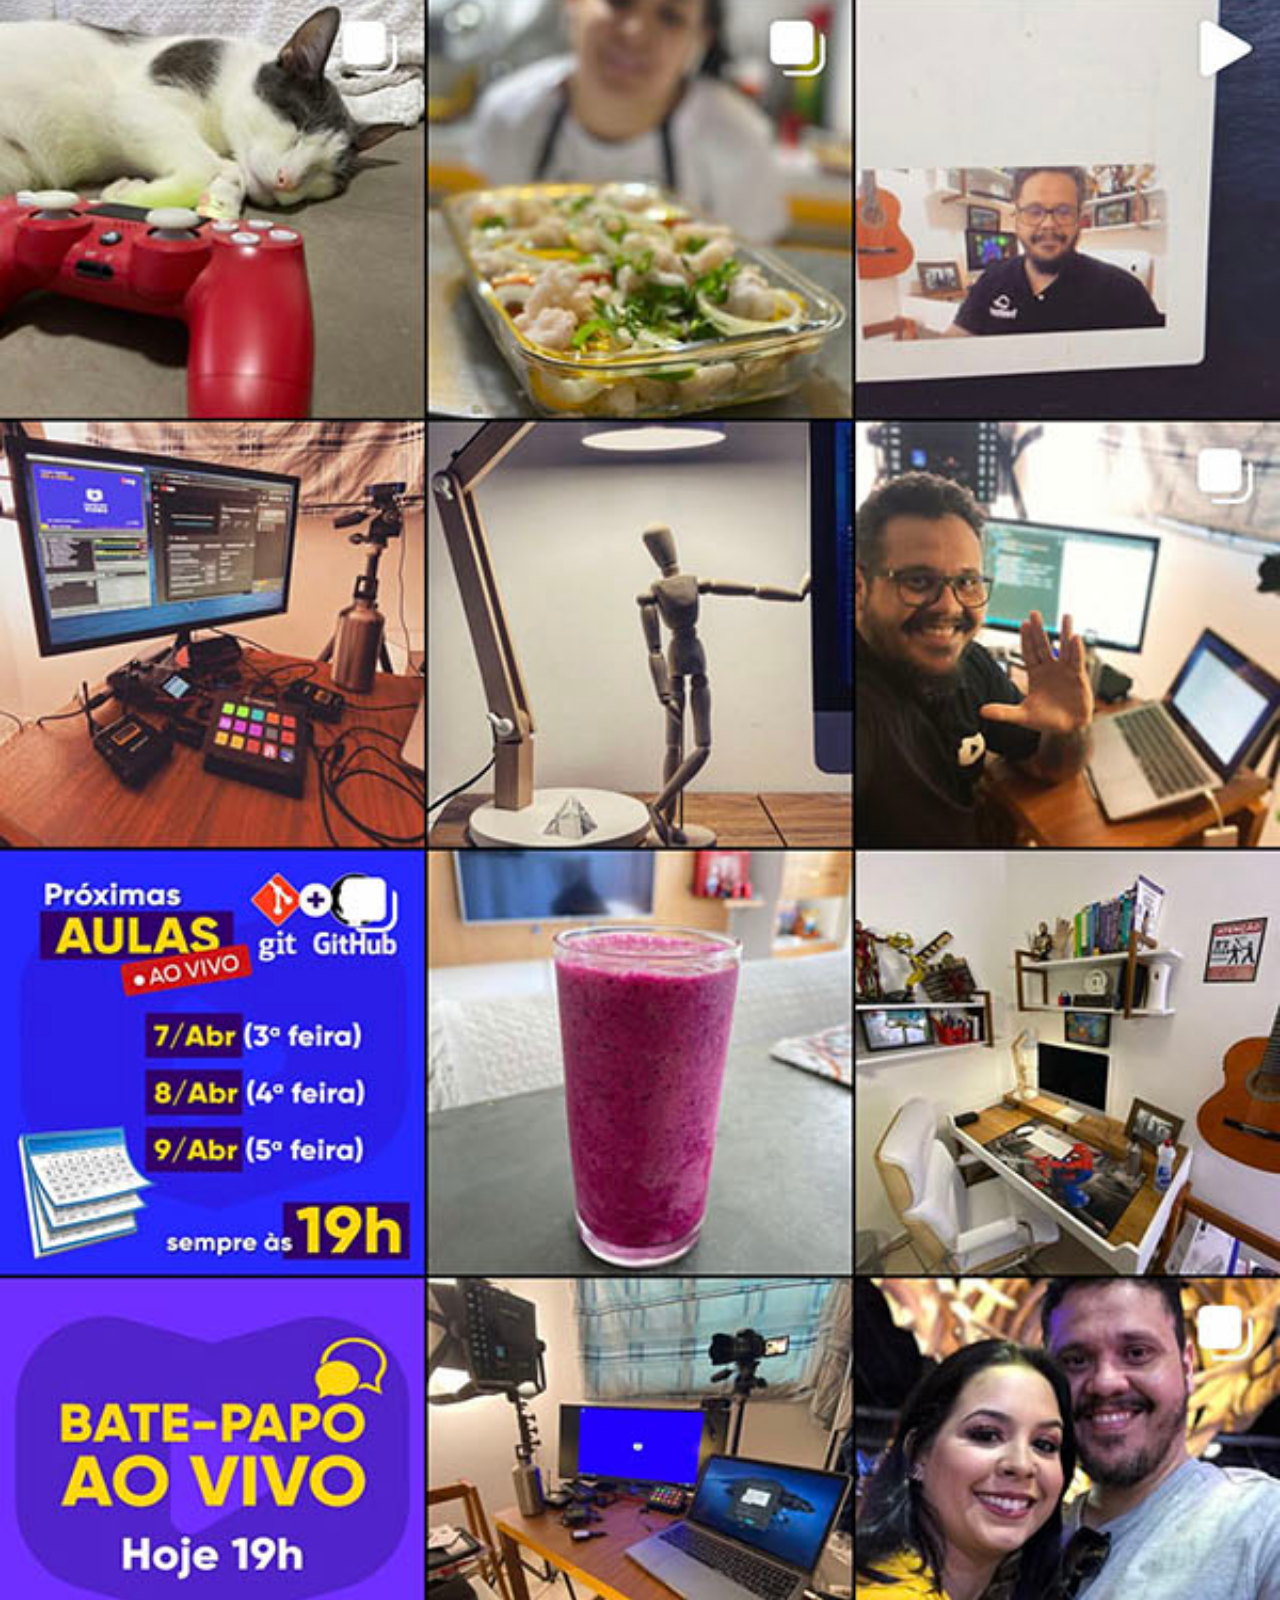
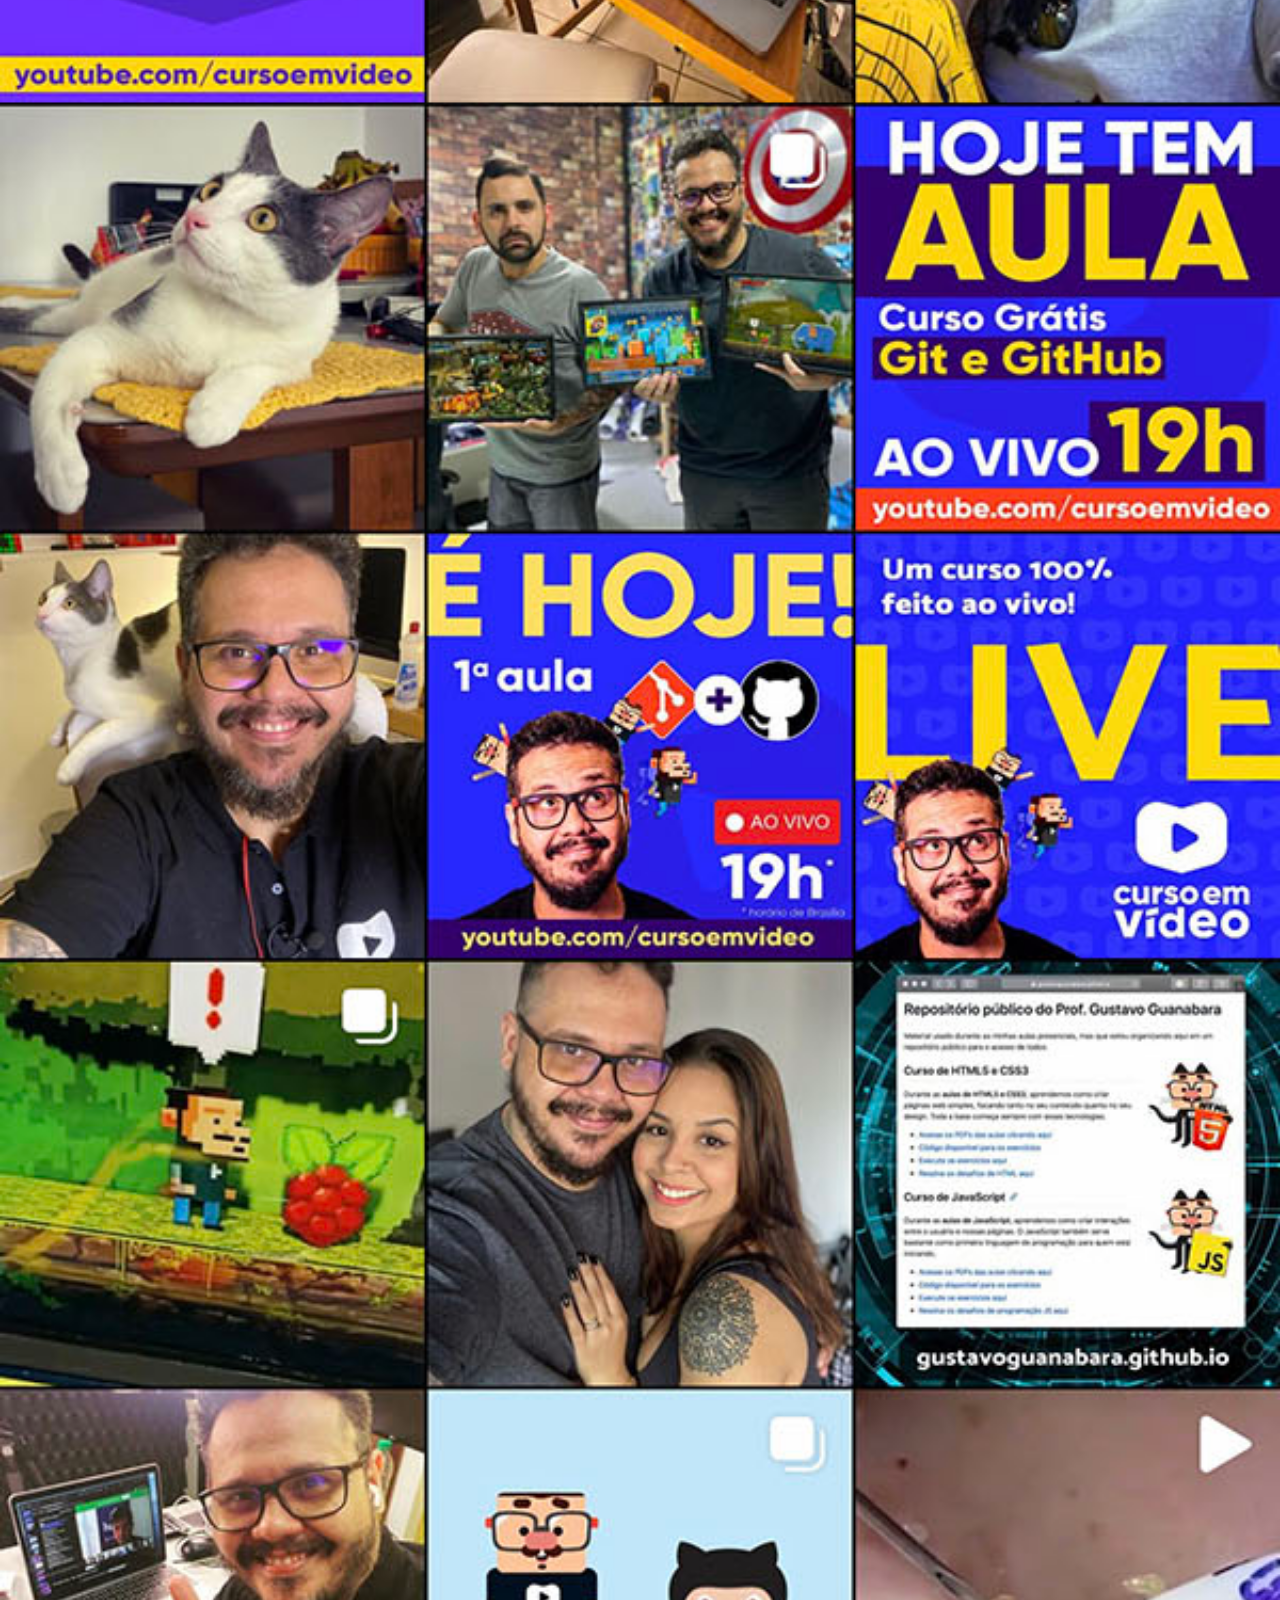
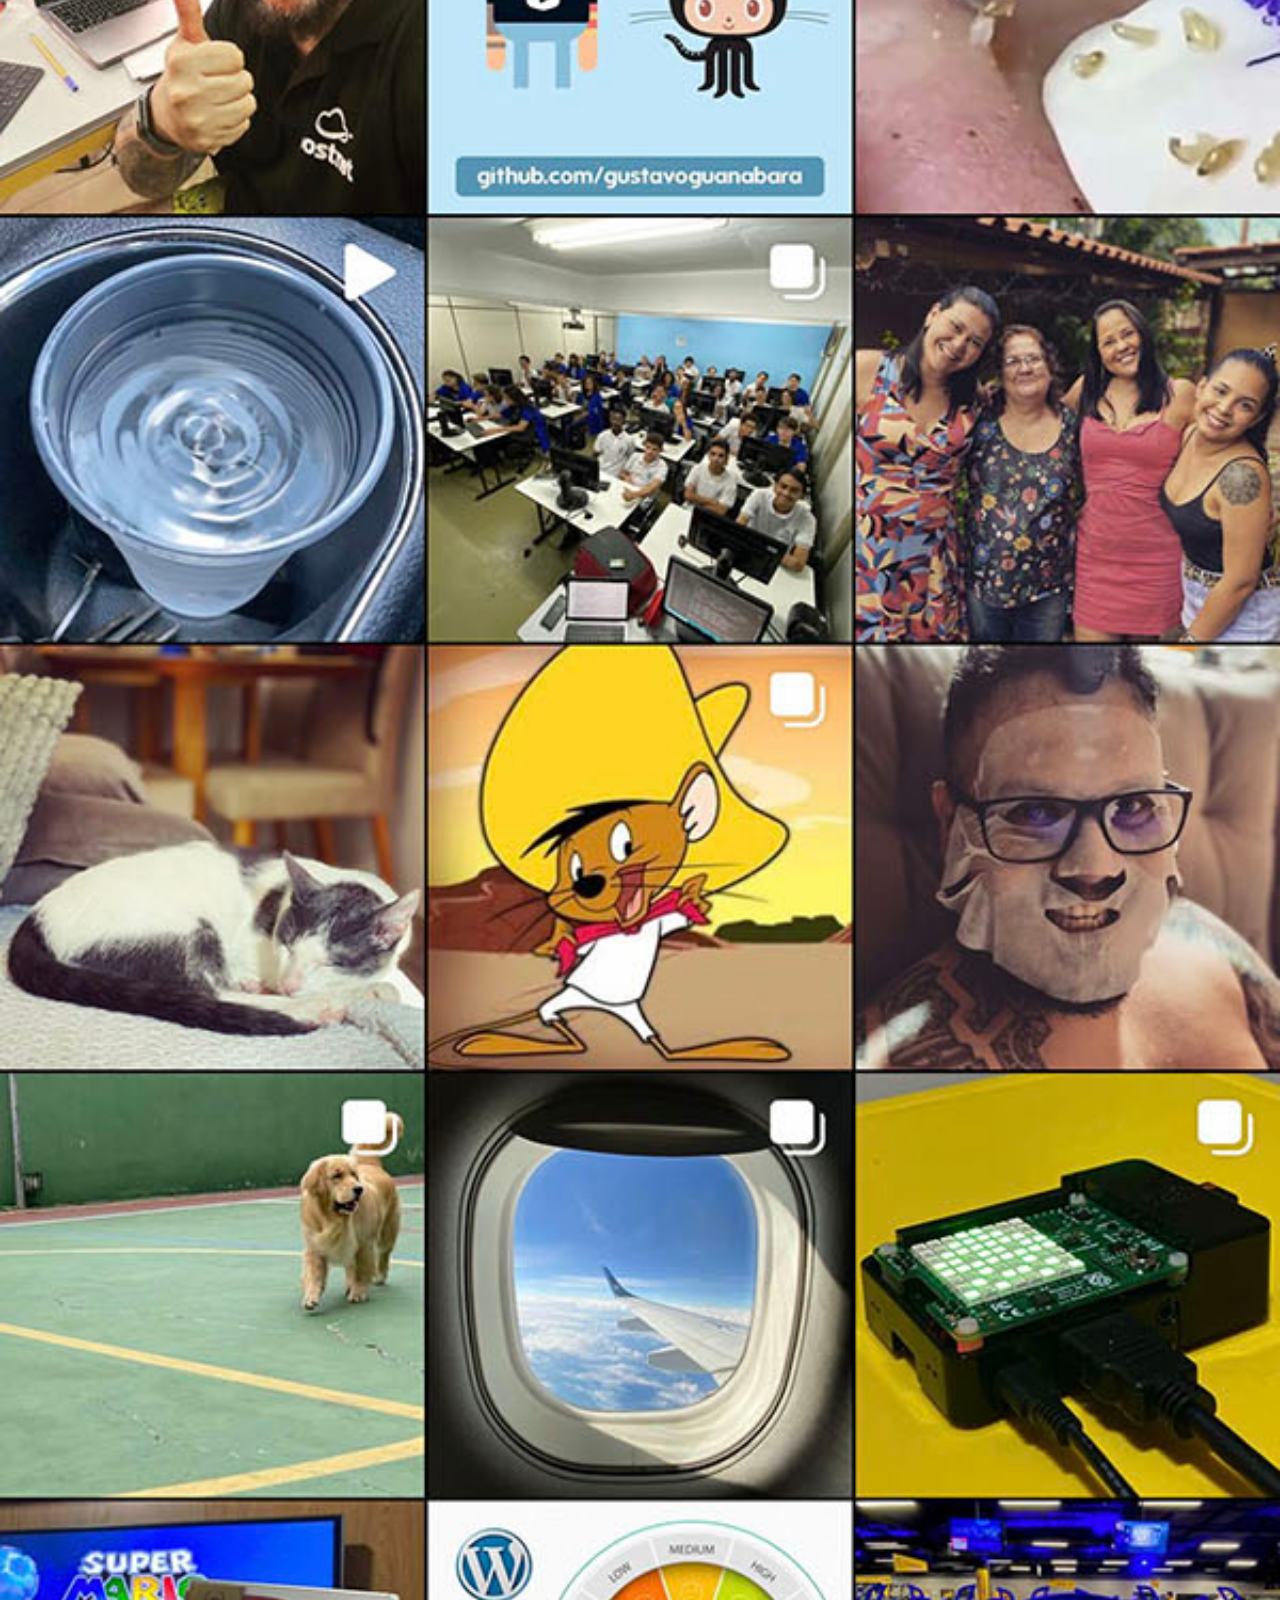
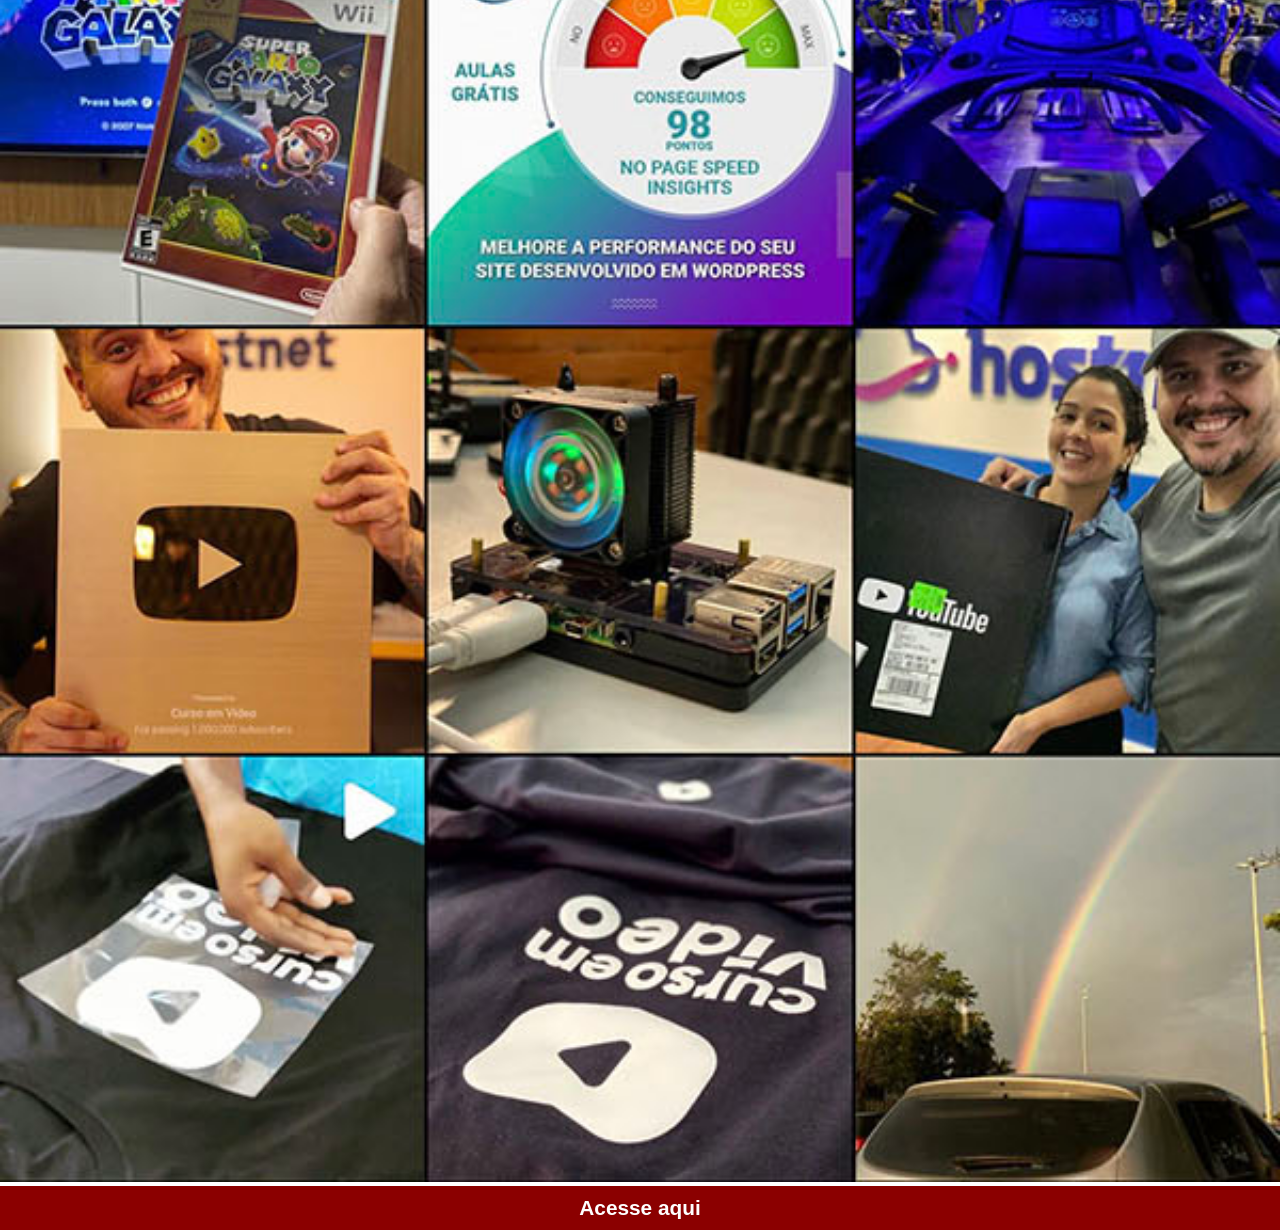
<file: paginas/instagram.html>
<!DOCTYPE html>
<html lang="pt-br">
<head>
    <meta charset="UTF-8">
    <meta name="viewport" content="width=device-width, initial-scale=1.0">
    <title>Instagram</title>
    <style>
        * {
            margin: 0;
            padding: 0;
            font-family: Verdana, Geneva, Tahoma, sans-serif;
        }
        ::-webkit-scrollbar {
            width: 0;
            height: 0;
        }
        img {
            width: 100vw;
            
        }
        a {
            display: block;
            background-color: darkred;
            color: white;
            text-align: center;
            text-decoration: none;
            font-weight: bold;
            padding: 10px;
            font-size: 1.3em;
        }
        a:hover {
            background-image: linear-gradient(to right, orange, red,  purple, darkblue);
        }
    </style>
</head>
<body>
    <img src="../imagens/tela-instagram.jpg" alt="imagem do instagram do gustavo guanabara">
    <a target="_blank" href="https://www.instagram.com/gustavoguanabara">Acesse aqui</a>
</body>
</html>
</file>
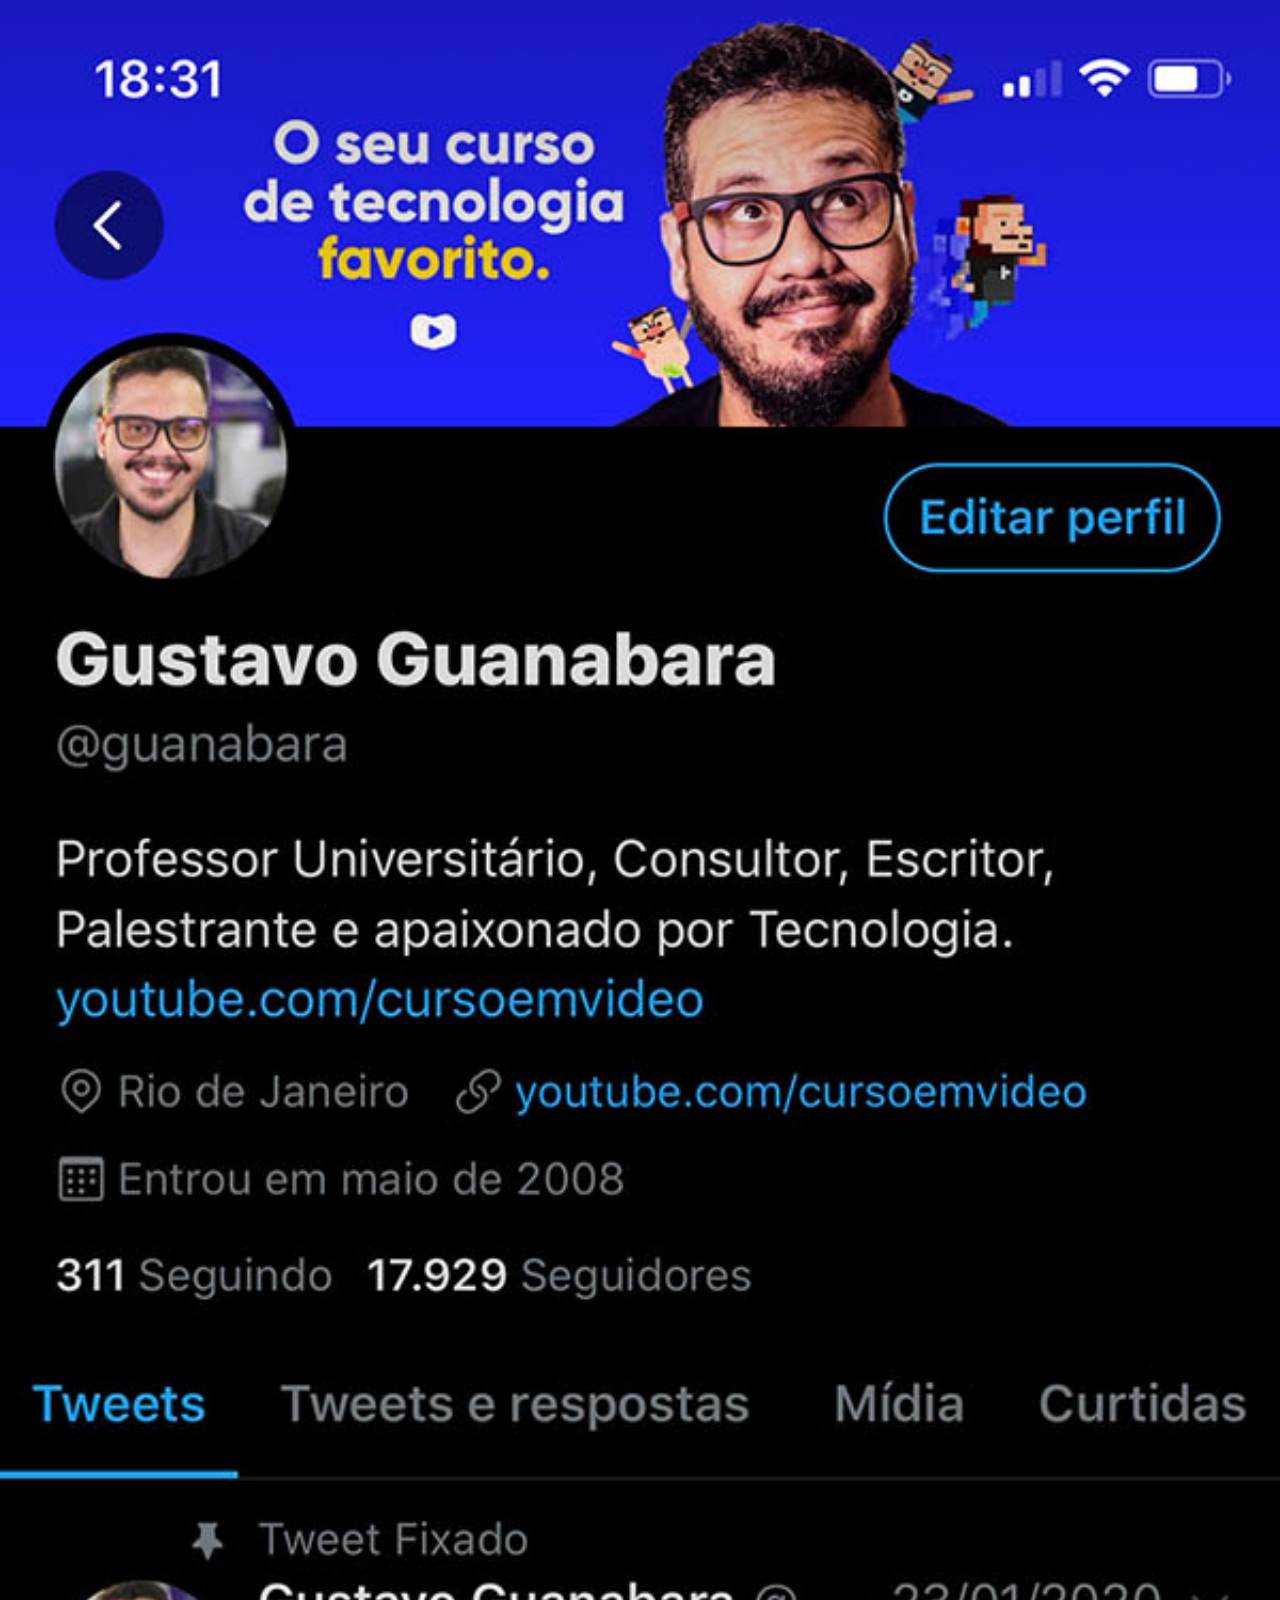
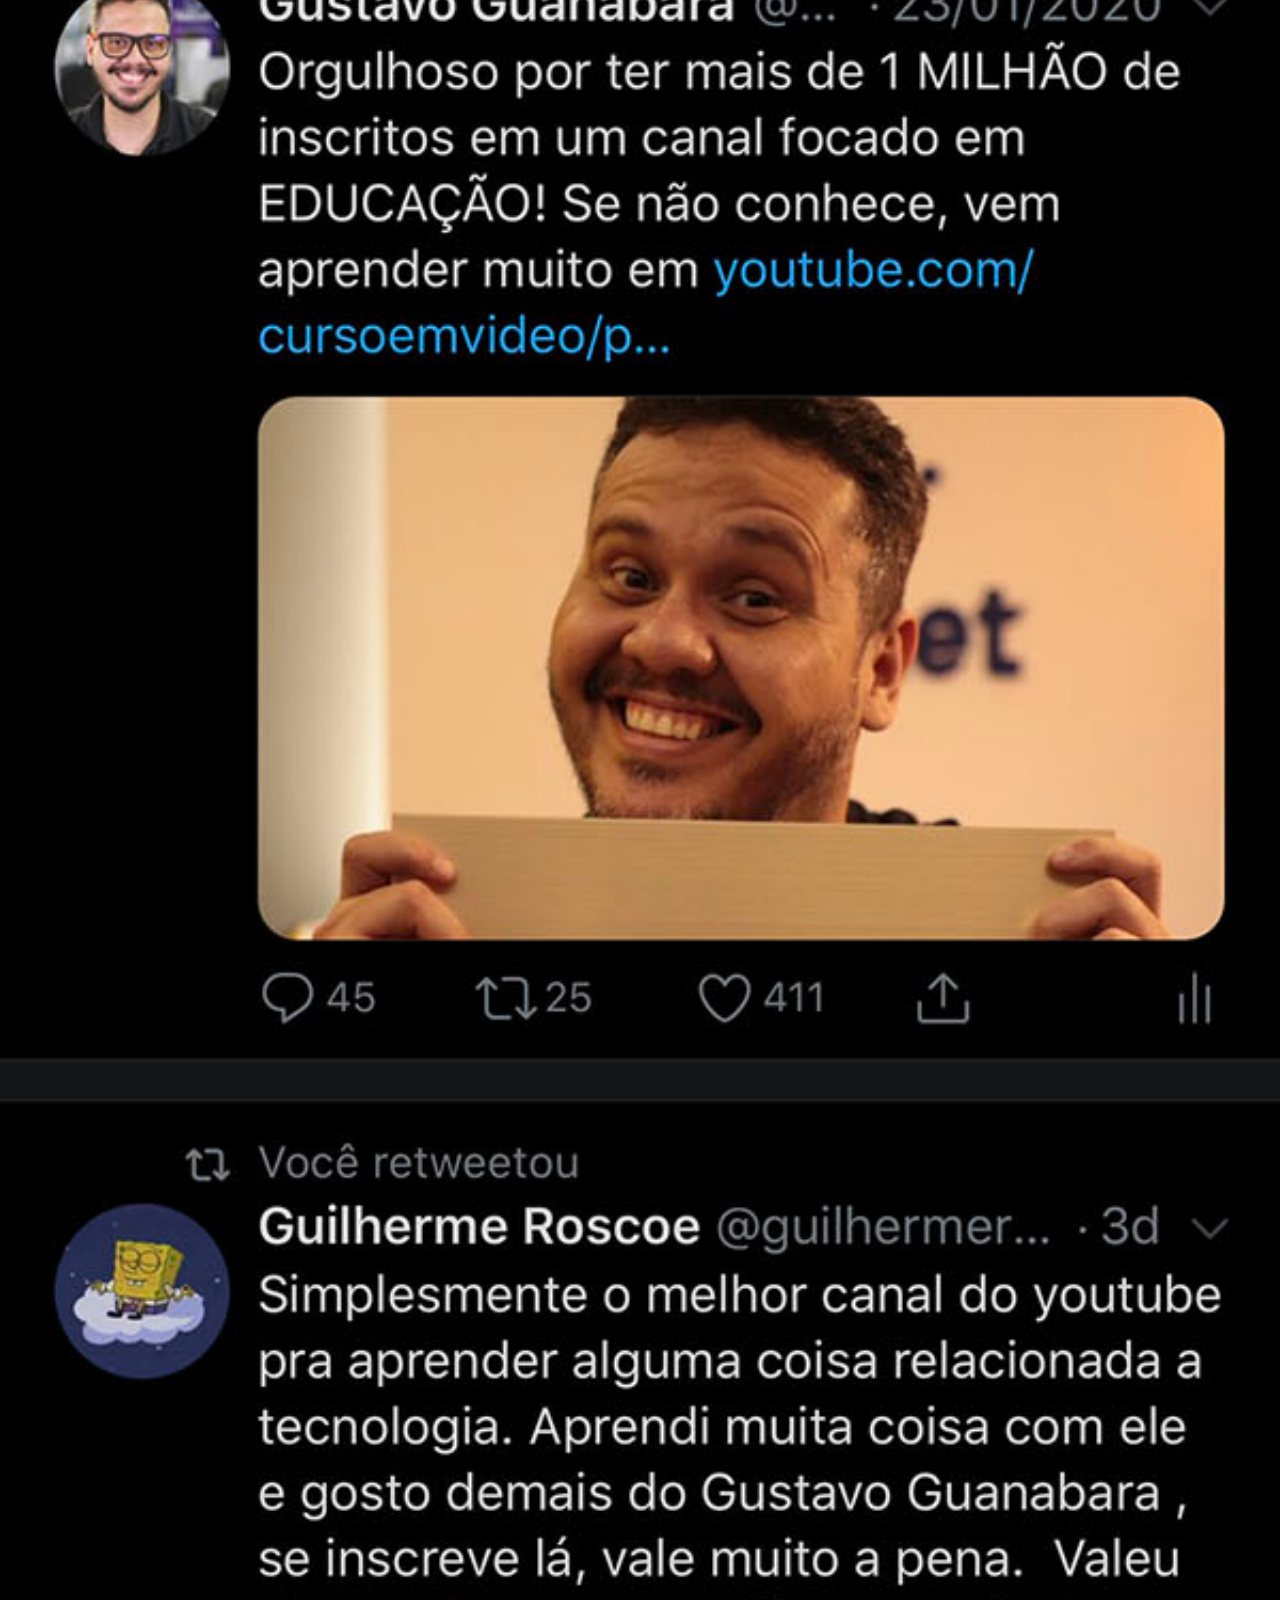
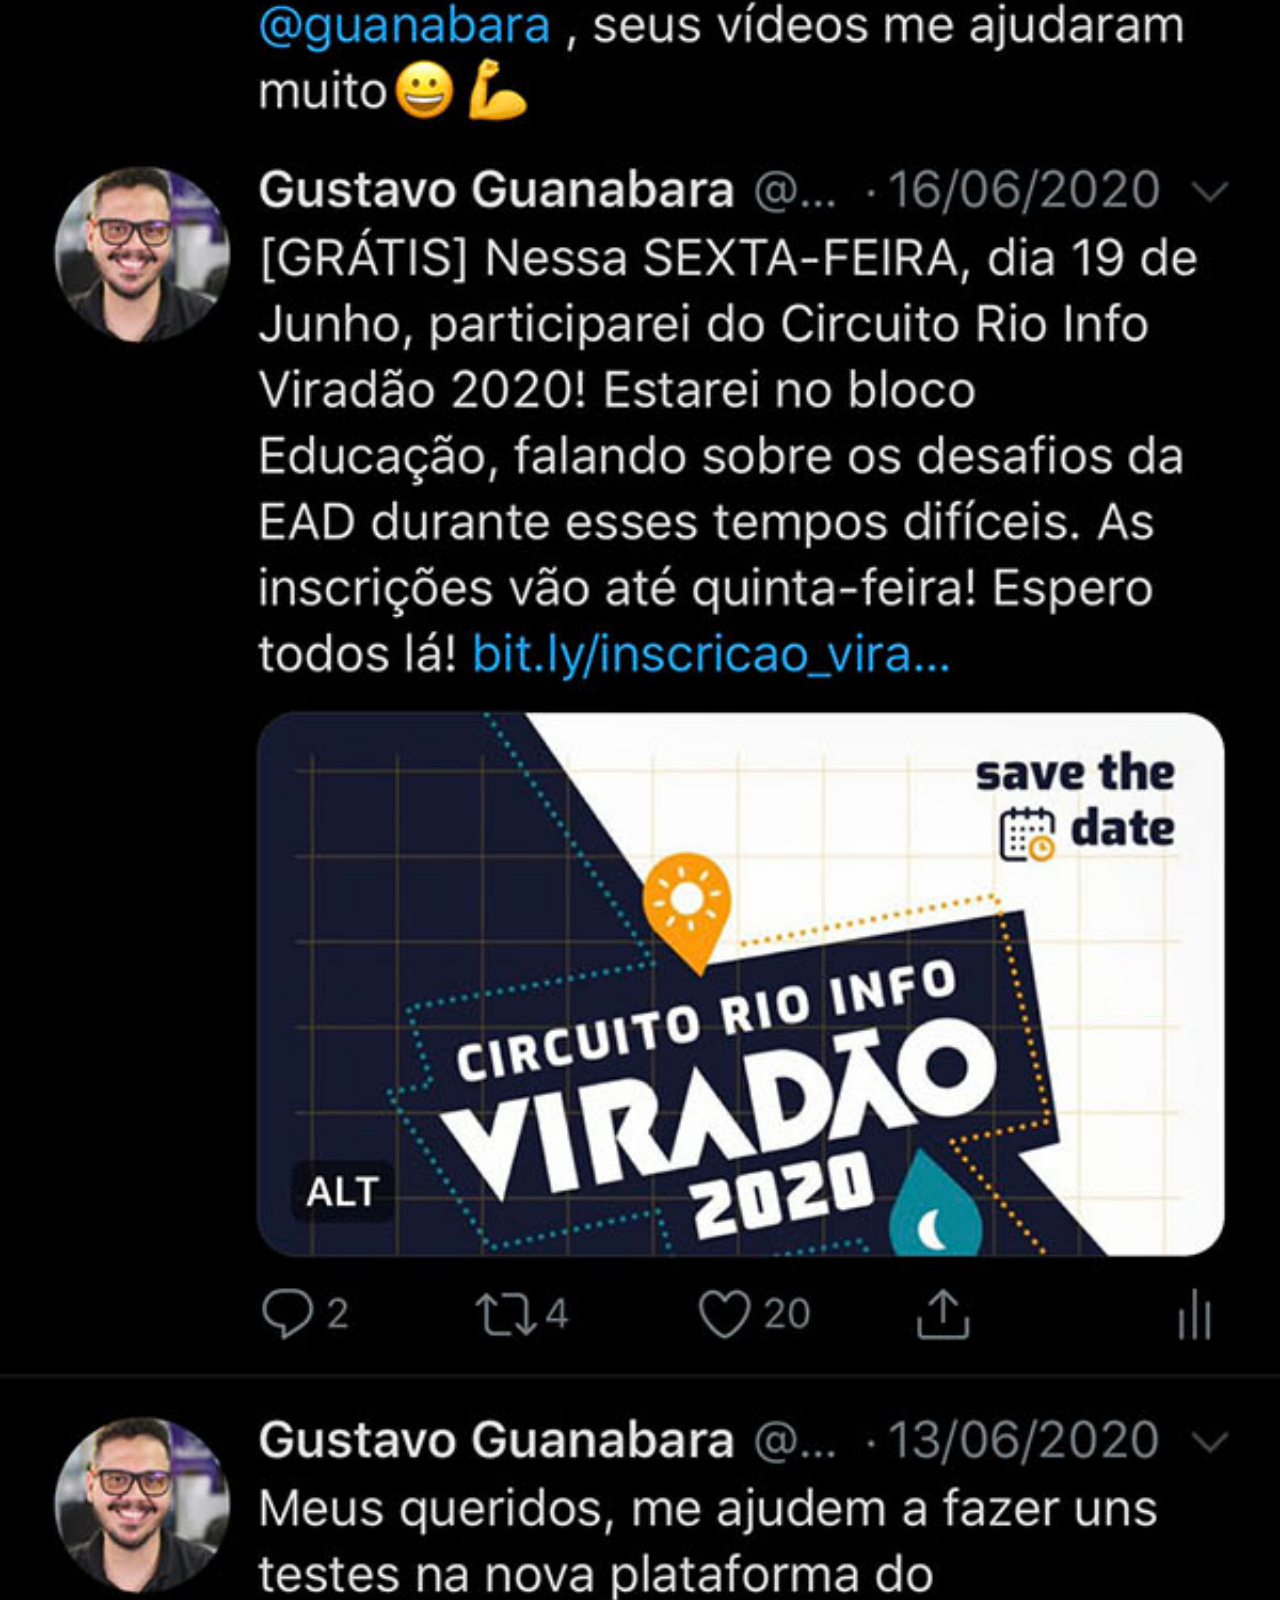
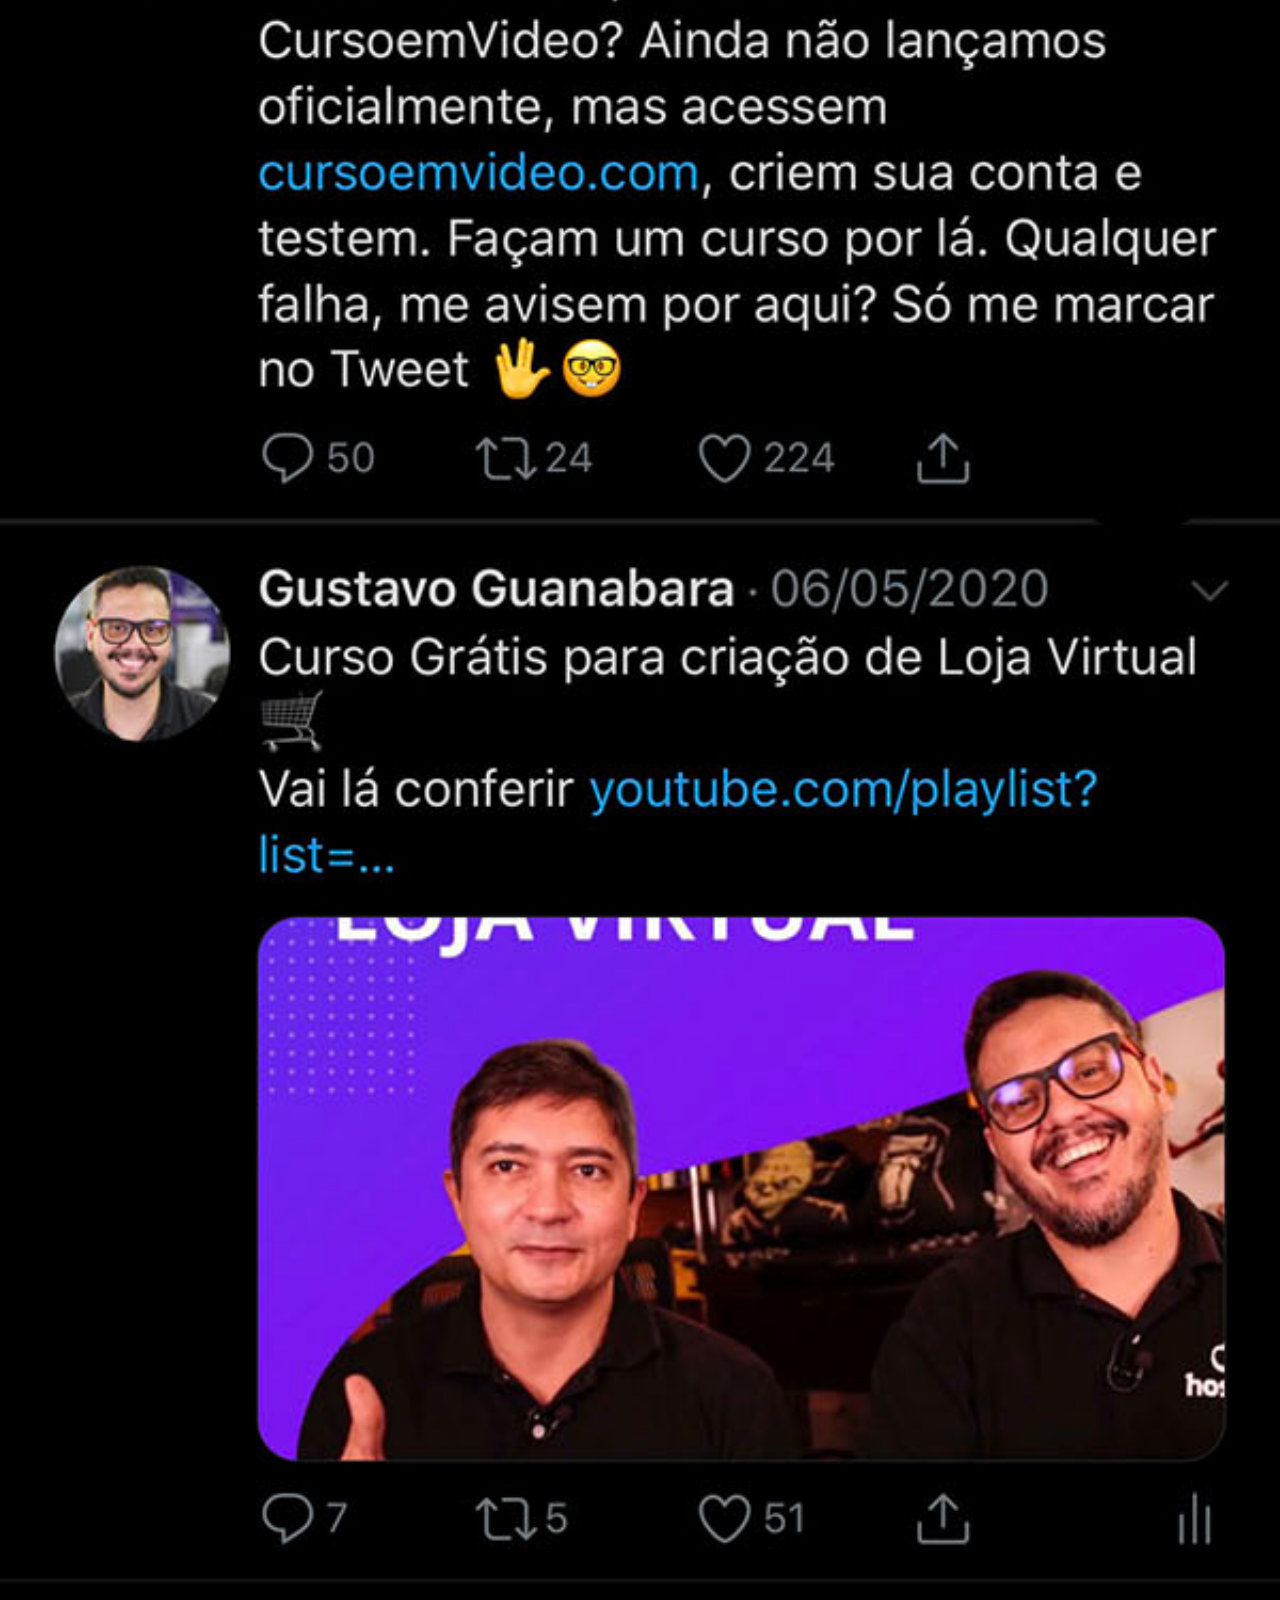
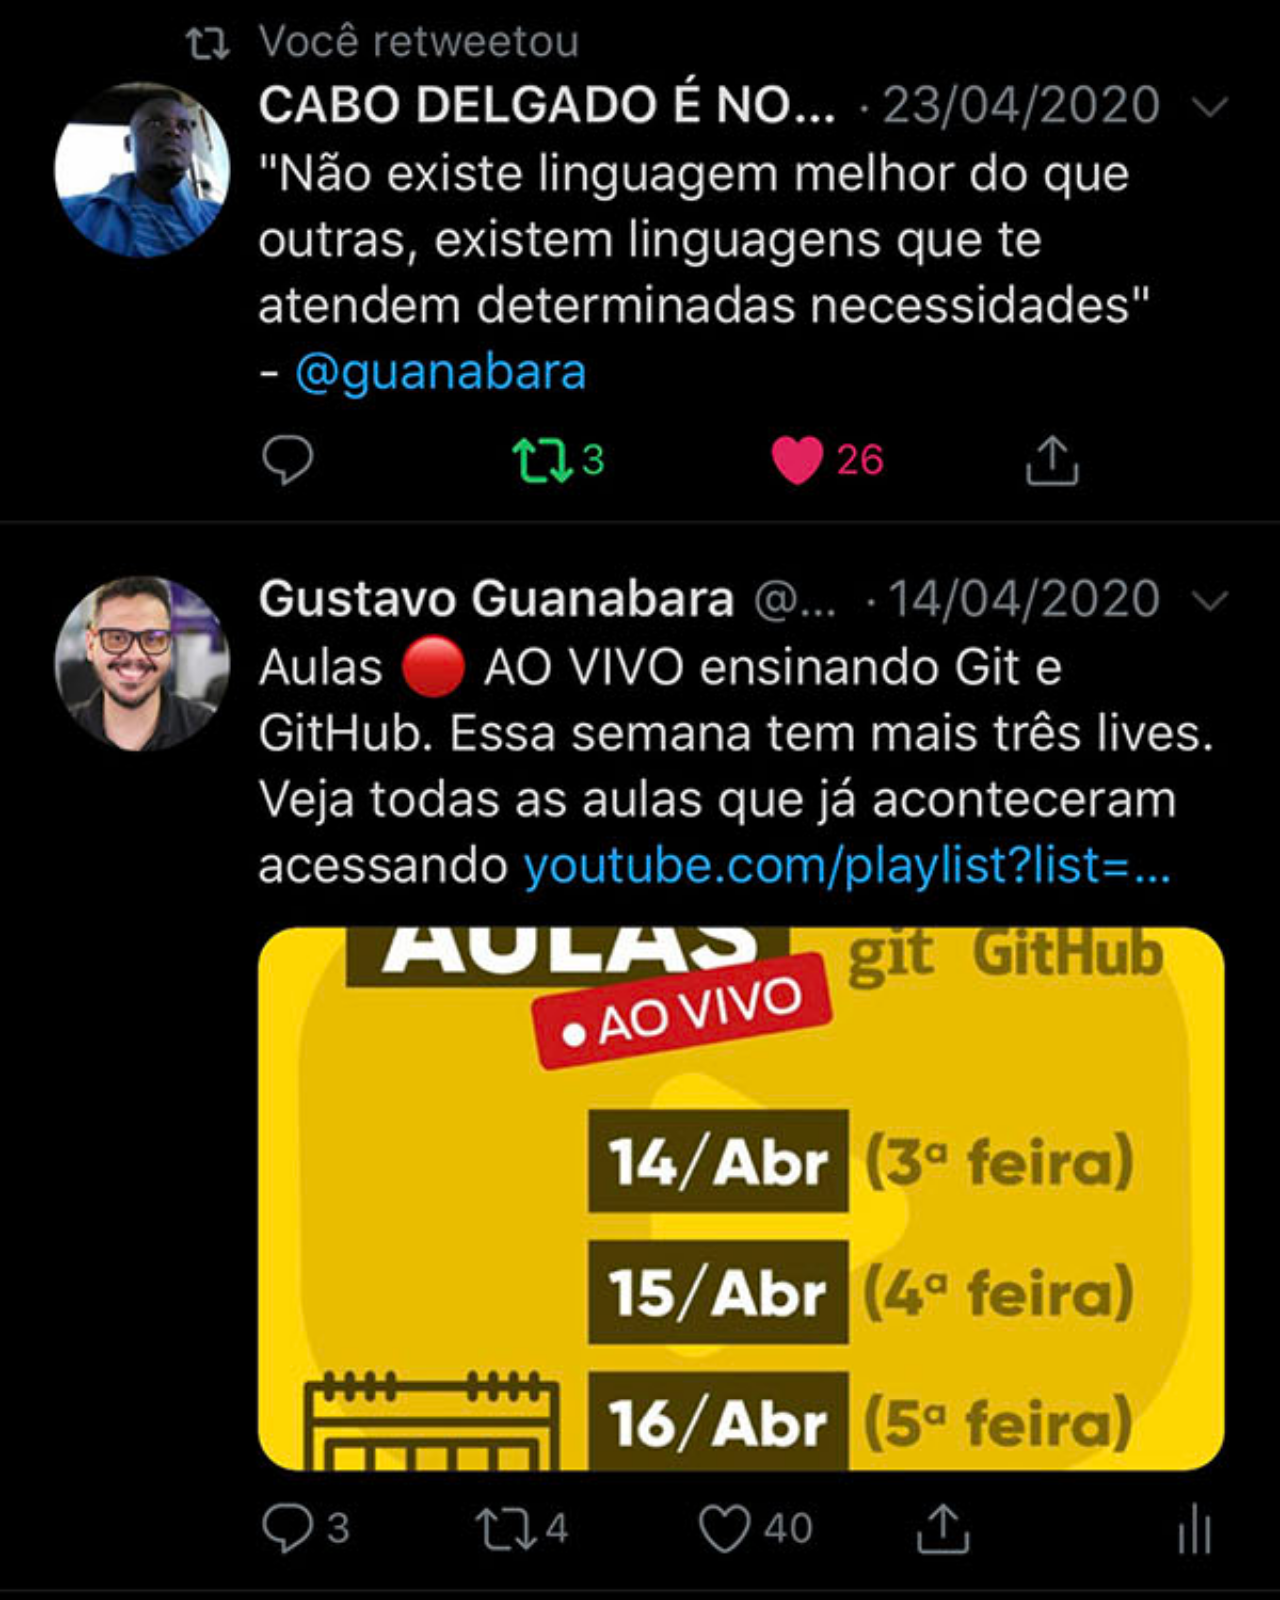
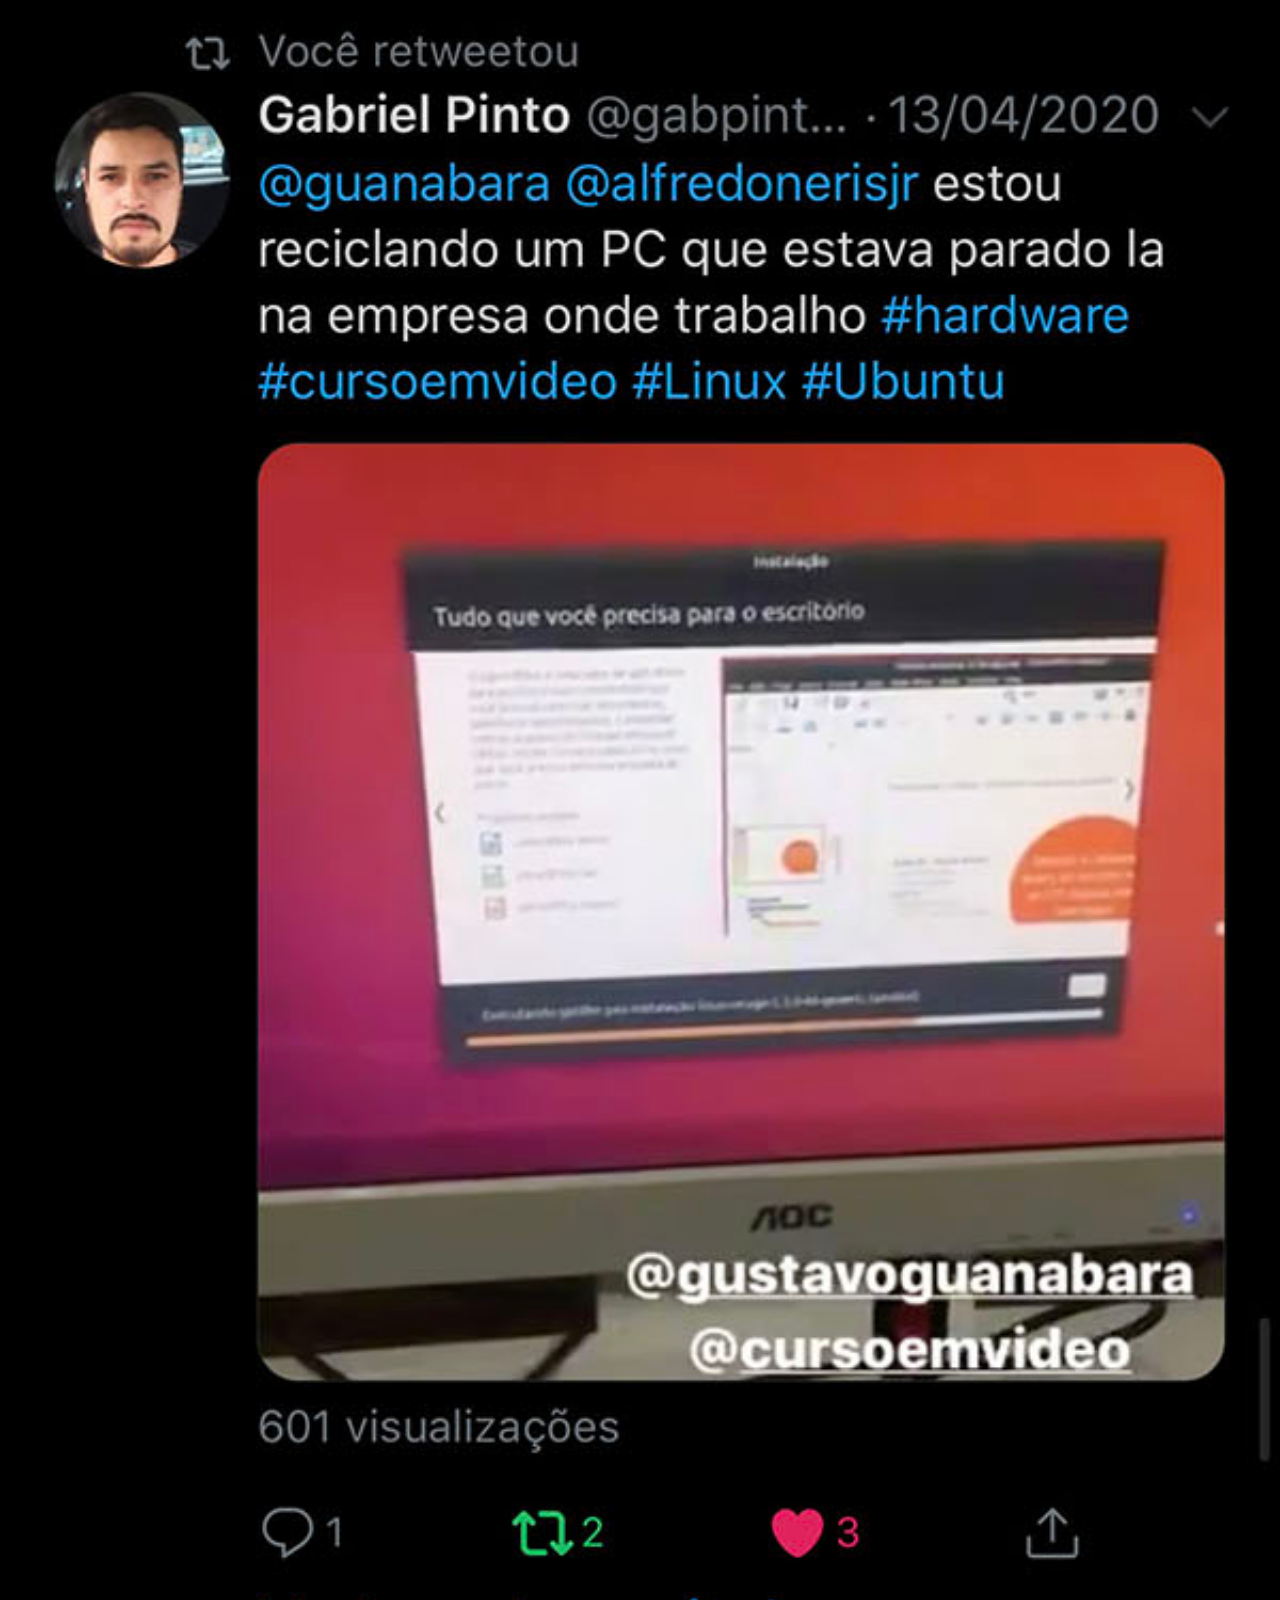
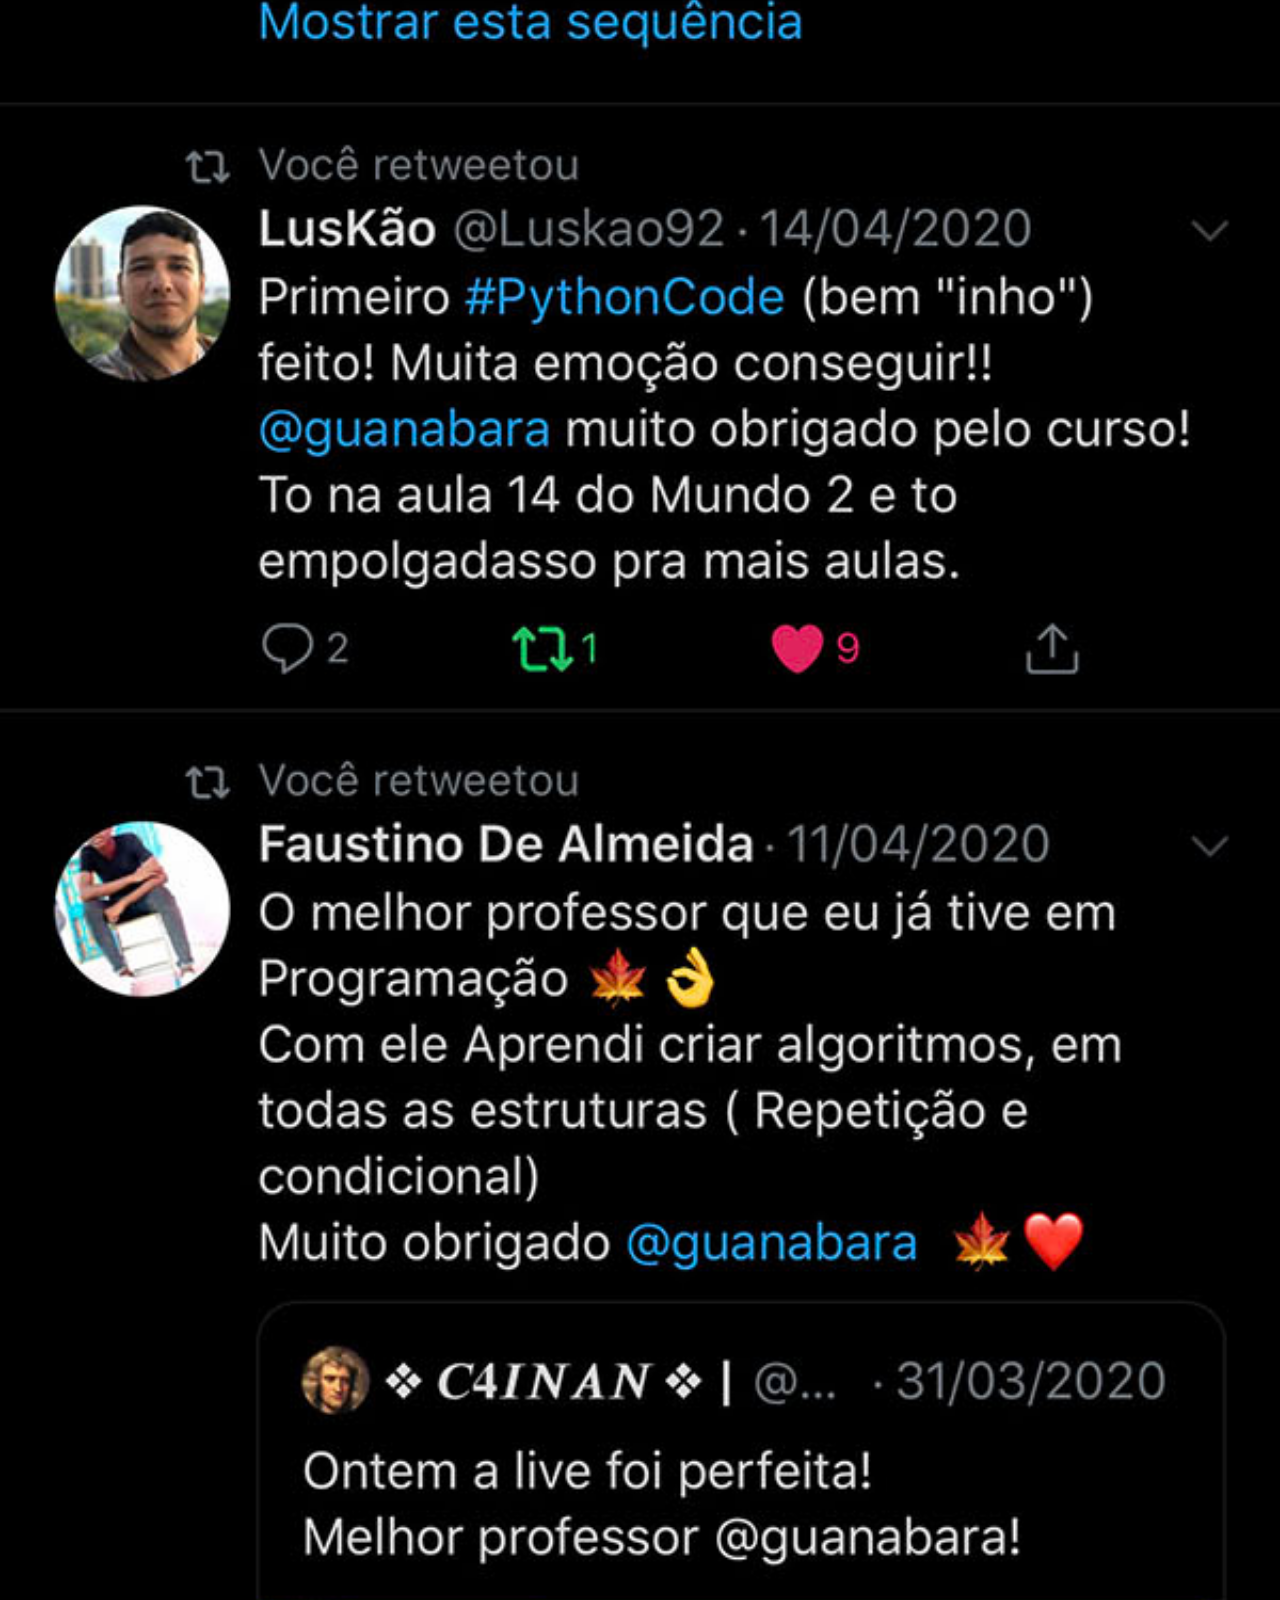
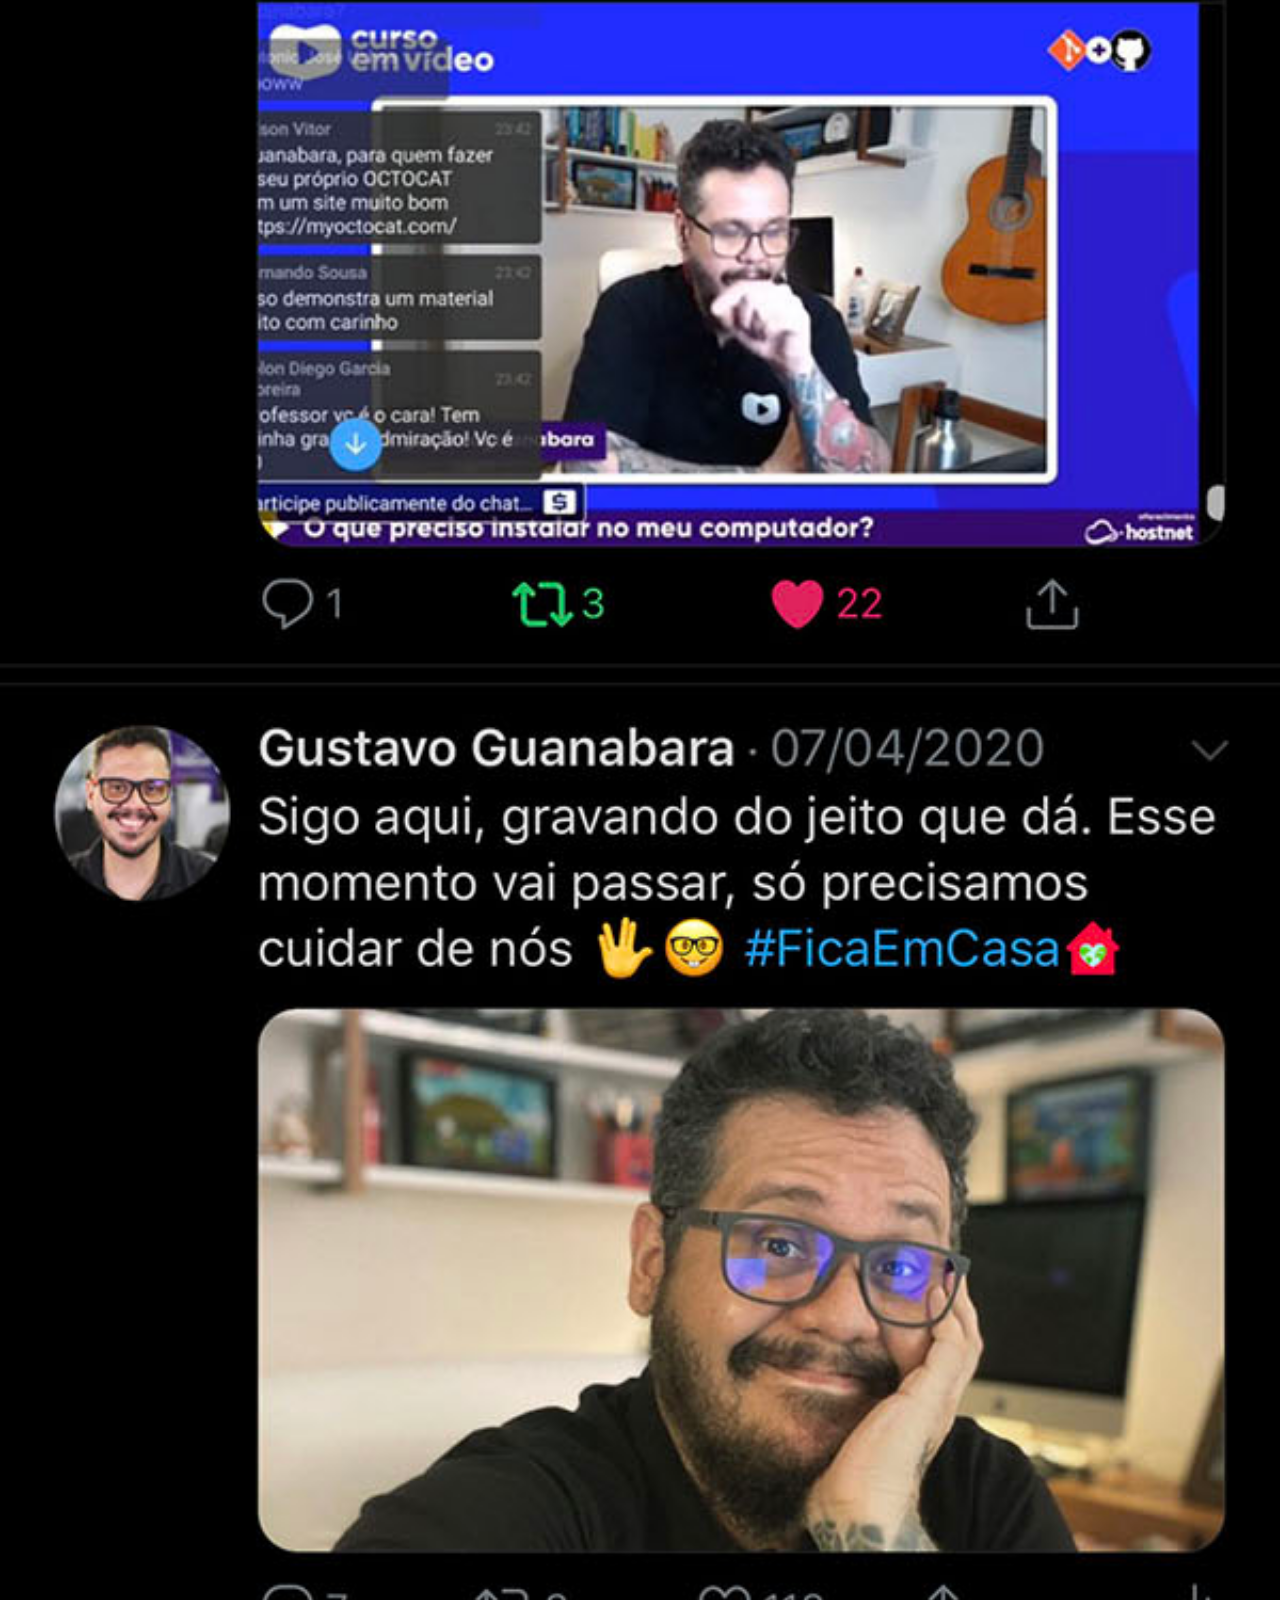
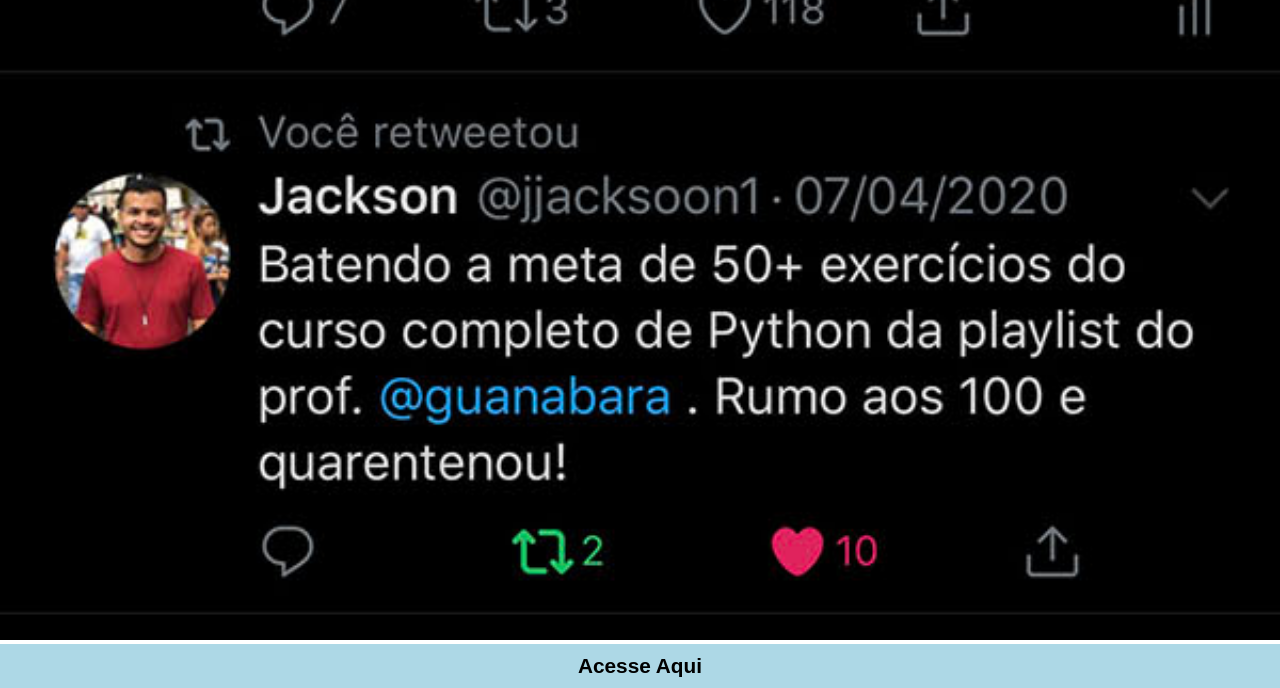
<file: paginas/twitter.html>
<!DOCTYPE html>
<html lang="pt-br">
<head>
    <meta charset="UTF-8">
    <meta name="viewport" content="width=device-width, initial-scale=1.0">
    <title>Twitter</title>
    <style>
        * {
            margin: 0;
            padding: 0;
            font-family: Verdana, Geneva, Tahoma, sans-serif;
        }
        ::-webkit-scrollbar {
            width: 0;
            height: 0;
        }
        img {
            width: 100vw;
            
        }
        a {
            display: block;
            background-color: lightblue;
            color: black;
            text-align: center;
            text-decoration: none;
            font-weight: bold;
            padding: 10px;
            font-size: 1.3em;
        }
        a:hover {
            background-color: blue;
            color: white;
        }
    </style>
</head>
<body>
    <img src="../imagens/tela-twitter.jpg" alt="Imagem do twitter do guanabara">
    <a target="_blank" href="https://x.com/guanabara?lang=pt">Acesse Aqui</a>
</body>
</html>
</file>
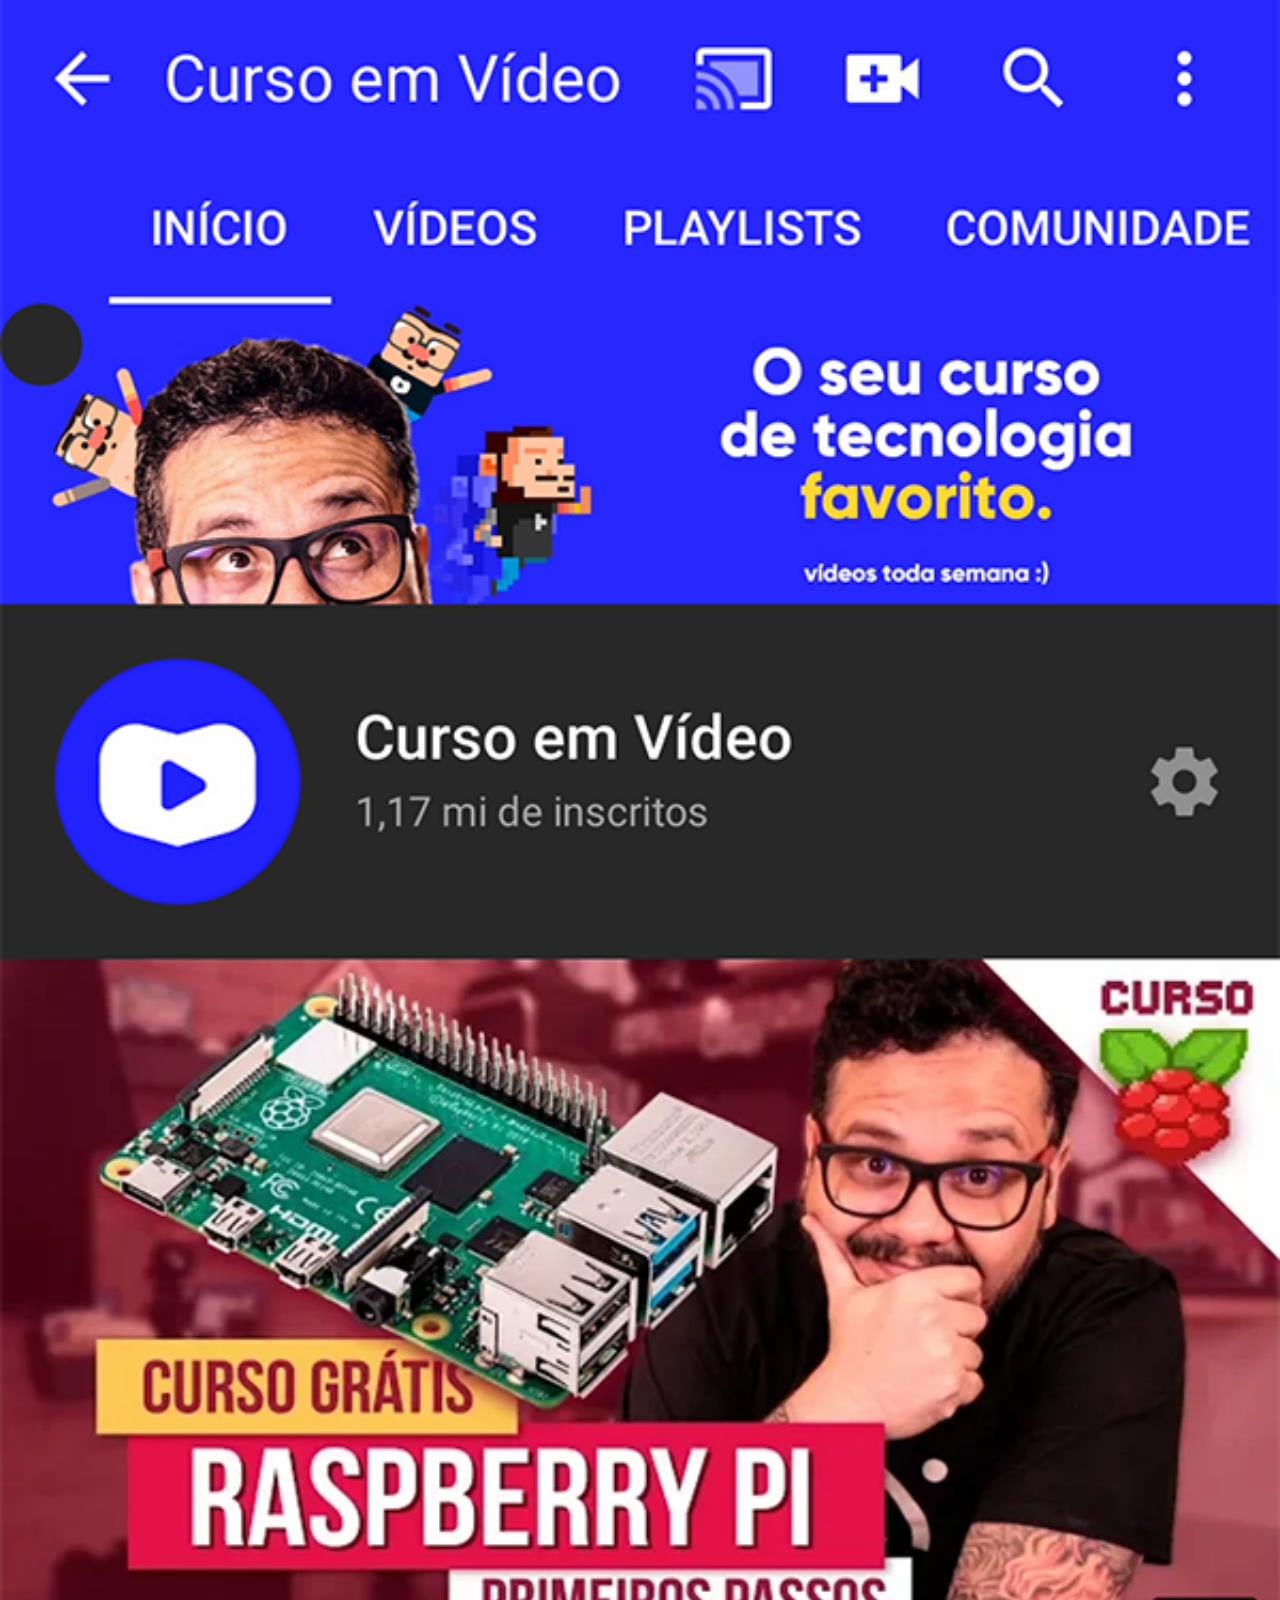
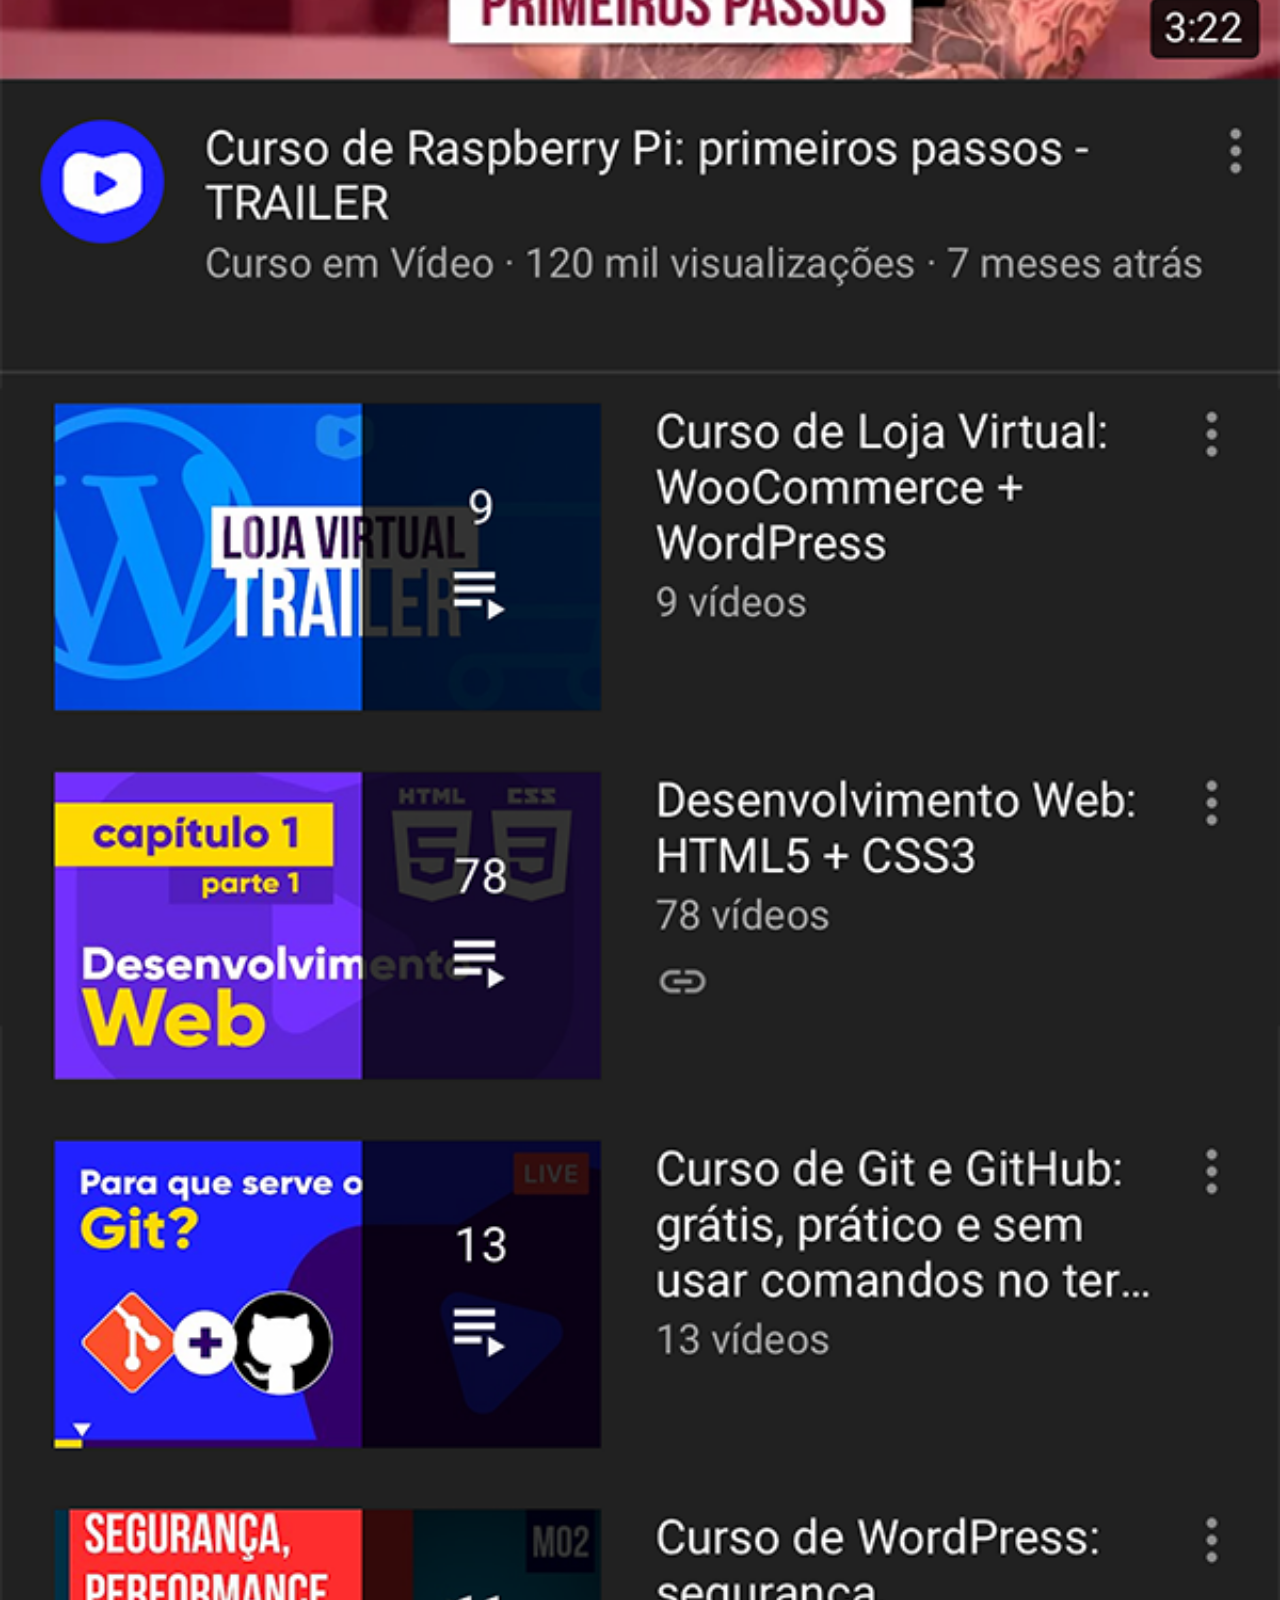
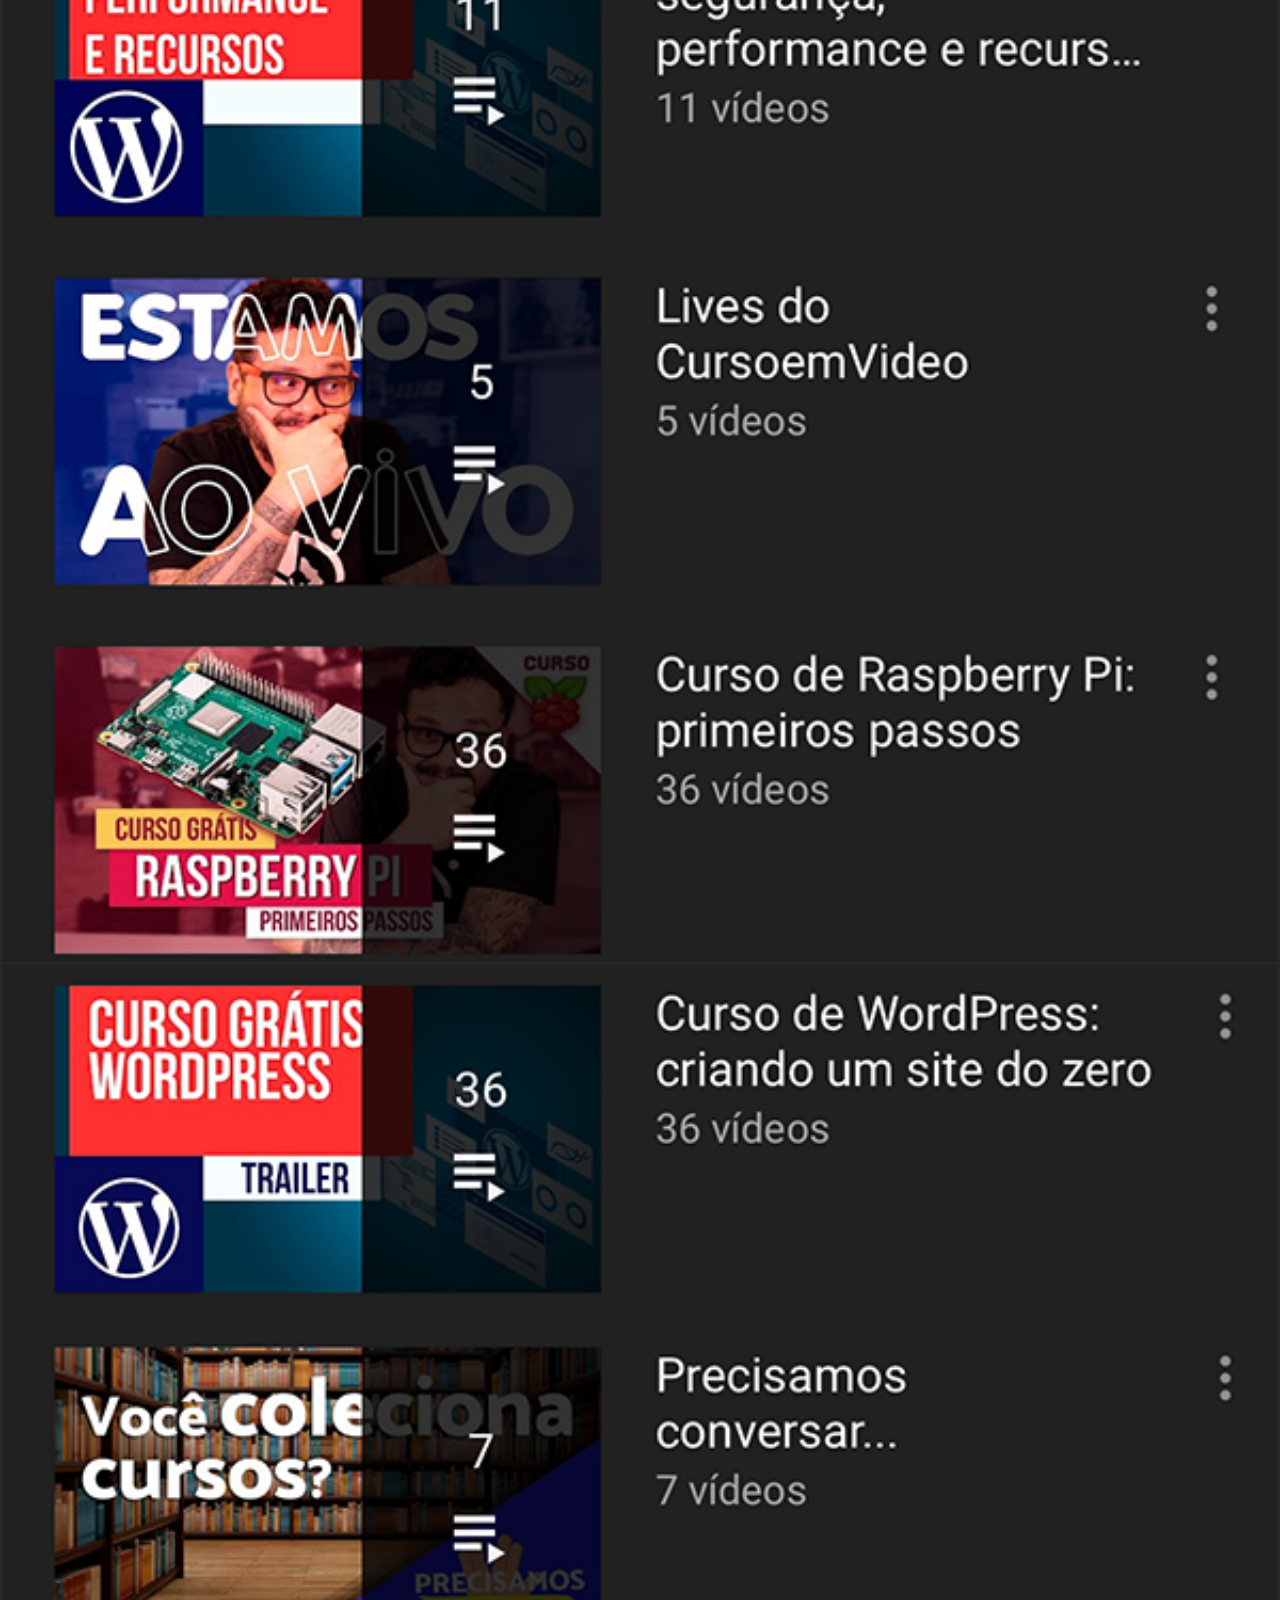
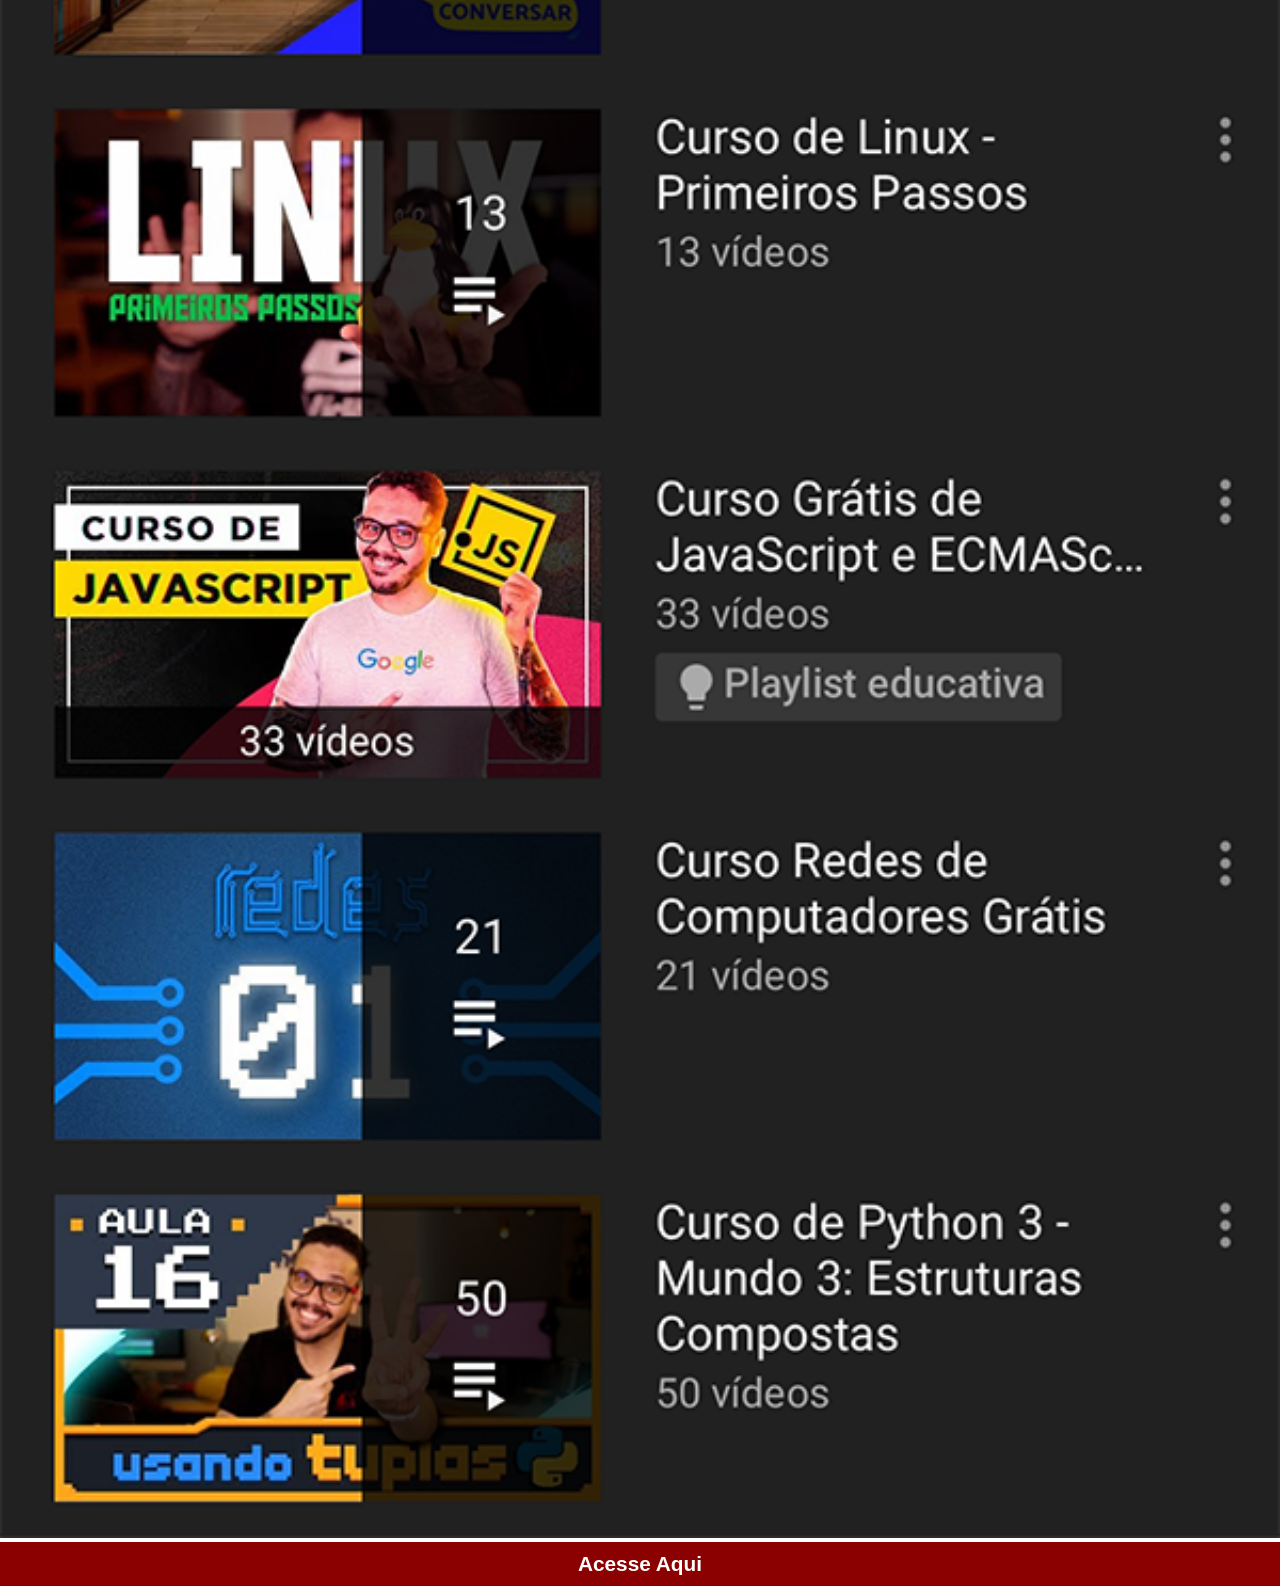
<file: paginas/youtube.html>
<!DOCTYPE html>
<html lang="pt-br">
<head>
    <meta charset="UTF-8">
    <meta name="viewport" content="width=device-width, initial-scale=1.0">
    <title>Youtube</title>
    <style>
        * {
            margin: 0;
            padding: 0;
            font-family: Verdana, Geneva, Tahoma, sans-serif;
        }
        ::-webkit-scrollbar {
            width: 0;
            height: 0;
        }
        img {
            width: 100vw;
            
        }
        a {
            display: block;
            background-color: darkred;
            color: white;
            text-align: center;
            text-decoration: none;
            font-weight: bold;
            padding: 10px;
            font-size: 1.3em;
        }
        a:hover {
            background-color: red;
        }
    </style>
</head>
<body>
    <img src="../imagens/tela-youtube.png" alt="Youtube do gustavo guanabara"> <br>
    <a target="_blank" href="https://youtube.com/cursoemvideo">Acesse Aqui</a>
</body>
</html>
</file>
<file: estilos/style.css>
@charset "UTF-8";

* {
    margin: 0;
    padding: 0;
}
html, body {
    width: 100vw;
    height: 100vh;
}
body {
    background-color: black;
    background-image: url(../imagens/fundo-madeira.jpg);
    background-size: cover;
    background-repeat: no-repeat;
}
main {
    position: relative;
    height: 100vh;
}
section#telefone {
    position: absolute;
    top: 50%;
    left: 50%;
    transform: translate(-50%, -50%);
    background-image: url(../imagens/frame-iphone.png);
    background-repeat: no-repeat;
    width: 311px;
    height: 627px;
}
section#redes-sociais {
    text-align: right;
}
section#redes-sociais  img {
    width: 70px;
    height: 70px;
    margin: 10px;
    border-radius: 50%;
    box-shadow: 2px 2px 5px rgba(0, 0, 0, 0.512);
    box-sizing: border-box;
}
section#redes-sociais img:hover {
    border: 1px solid rgba(255, 255, 255, 0.664);
    transform: translate(0px, -5px);
    box-shadow: 5px 5px 10px black;
    transition: transform 0.3s, border .3s;
    
}

iframe#tela {
    position: relative;
    top: 80px;
    left: 22px;
    width: 267px;
    height: 471px;
}
</file>
